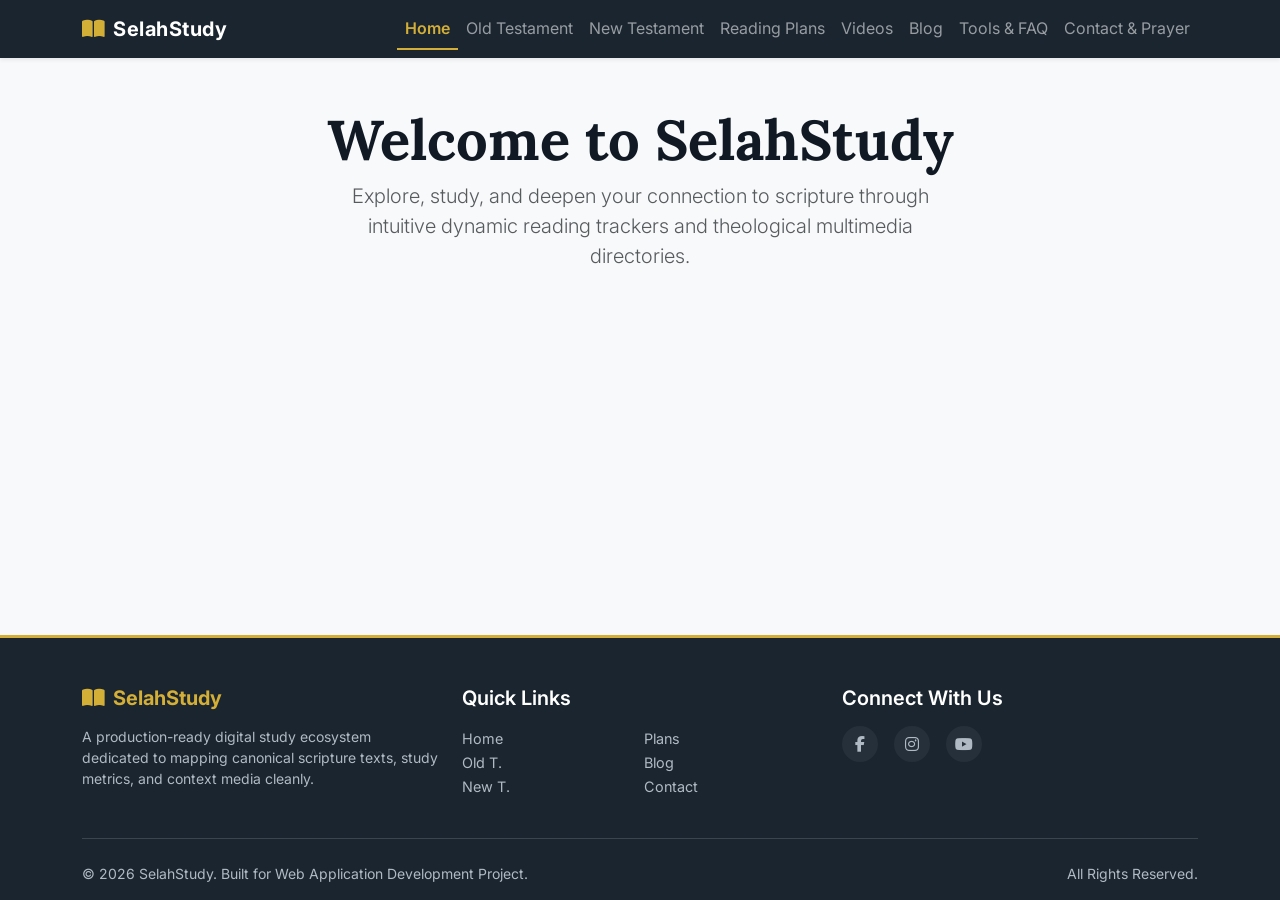
<file: pages/Index.html>
<!DOCTYPE html>
<html lang="en">
<head>
    <meta charset="UTF-8">
    <meta name="viewport" content="width=device-width, initial-scale=1.0">
    <title>SelahStudy | Scripture Study Platform</title>
    <link href="https://cdn.jsdelivr.net/npm/bootstrap@5.3.3/dist/css/bootstrap.min.css" rel="stylesheet">
    <link rel="preconnect" href="https://fonts.googleapis.com">
    <link rel="preconnect" href="https://fonts.gstatic.com" crossorigin>
    <link href="https://fonts.googleapis.com/css2?family=Inter:wght@300;400;600&family=Lora:ital,wght@0,400;0,600;1,400&display=swap" rel="stylesheet">
    <link rel="stylesheet" href="https://cdnjs.cloudflare.com/ajax/libs/font-awesome/6.4.0/css/all.min.css">
    <link rel="stylesheet" href="/css/style.css">
    <title>Document</title>
</head>
<body>
    <header>
        <nav class="navbar navbar-expand-lg navbar-dark bg-navy sticky-top shadow-sm">
            <div class="container">
                <a class="navbar-brand d-flex align-items-center" href="index.html">
                    <i class="fa-solid fa-book-open text-gold me-2"></i>
                    <span class="fw-bold tracking-wide">SelahStudy</span>
                </a>
                <button class="navbar-toggler border-0" type="button" data-bs-toggle="collapse" data-bs-target="#mainNavbar" aria-controls="mainNavbar" aria-expanded="false" aria-label="Toggle navigation">
                    <span class="navbar-toggler-icon"></span>
                </button>
                <div class="collapse navbar-collapse" id="mainNavbar">
                    <ul class="navbar-nav ms-auto mb-2 mb-lg-0">
                        <li class="nav-item"><a class="nav-link active" href="index.html">Home</a></li>
                        <li class="nav-item"><a class="nav-link" href="old-testament.html">Old Testament</a></li>
                        <li class="nav-item"><a class="nav-link" href="new-testament.html">New Testament</a></li>
                        <li class="nav-item"><a class="nav-link" href="plans.html">Reading Plans</a></li>
                        <li class="nav-item"><a class="nav-link" href="videos.html">Videos</a></li>
                        <li class="nav-item"><a class="nav-link" href="blog.html">Blog</a></li>
                        <li class="nav-item"><a class="nav-link" href="tools.html">Tools & FAQ</a></li>
                        <li class="nav-item"><a class="nav-link" href="contact.html">Contact & Prayer</a></li>
                    </ul>
                </div>
            </div>
        </nav>
    </header>
    <main class="py-5">
        <div class="container">
            <div class="row min-vh-50 align-items-center">
                <div class="col-12 text-center">
                    <h1 class="display-4 fw-bold text-dark-navy">Welcome to SelahStudy</h1>
                    <p class="lead text-muted max-w-600 mx-auto">Explore, study, and deepen your connection to scripture through intuitive dynamic reading trackers and theological multimedia directories.</p>
                </div>
            </div>
        </div>
    </main>
    

<footer class="bg-navy text-light pt-5 pb-3 mt-auto border-top border-gold">
        <div class="container">
            <div class="row g-4">
                <div class="col-md-4">
                    <h5 class="fw-bold text-gold mb-3"><i class="fa-solid fa-book-open me-2"></i>SelahStudy</h5>
                    <p class="small text-light-muted">A production-ready digital study ecosystem dedicated to mapping canonical scripture texts, study metrics, and context media cleanly.</p>
                </div>
                <div class="col-md-4">
                    <h5 class="text-white fw-semibold mb-3">Quick Links</h5>
                    <ul class="list-unstyled footer-links row g-2">
                        <div class="col-6">
                            <li><a href="index.html">Home</a></li>
                            <li><a href="old-testament.html">Old T.</a></li>
                            <li><a href="new-testament.html">New T.</a></li>
                        </div>
                        <div class="col-6">
                            <li><a href="plans.html">Plans</a></li>
                            <li><a href="blog.html">Blog</a></li>
                            <li><a href="contact.html">Contact</a></li>
                        </div>
                    </ul>
                </div>
                <div class="col-md-4">
                    <h5 class="text-white fw-semibold mb-3">Connect With Us</h5>
                    <div class="d-flex gap-3 mb-3">
                        <a href="#" class="social-icon" aria-label="Facebook"><i class="fa-brands fa-facebook-f"></i></a>
                        <a href="#" class="social-icon" aria-label="Instagram"><i class="fa-brands fa-instagram"></i></a>
                        <a href="#" class="social-icon" aria-label="YouTube"><i class="fa-brands fa-youtube"></i></a>
                    </div>
                </div>
            </div>
            <hr class="border-light opacity-15 my-4">
            <div class="row small text-light-muted text-center text-md-start">
                <div class="col-md-6">&copy; 2026 SelahStudy. Built for Web Application Development Project.</div>
                <div class="col-md-6 text-md-end pt-2 pt-md-0">All Rights Reserved.</div>
            </div>
        </div>
    </footer>
    <script src="https://cdn.jsdelivr.net/npm/bootstrap@5.3.3/dist/js/bootstrap.bundle.min.js"></script>
    <script src="/JS/main.js"></script>
  </body>
</html>
</file>
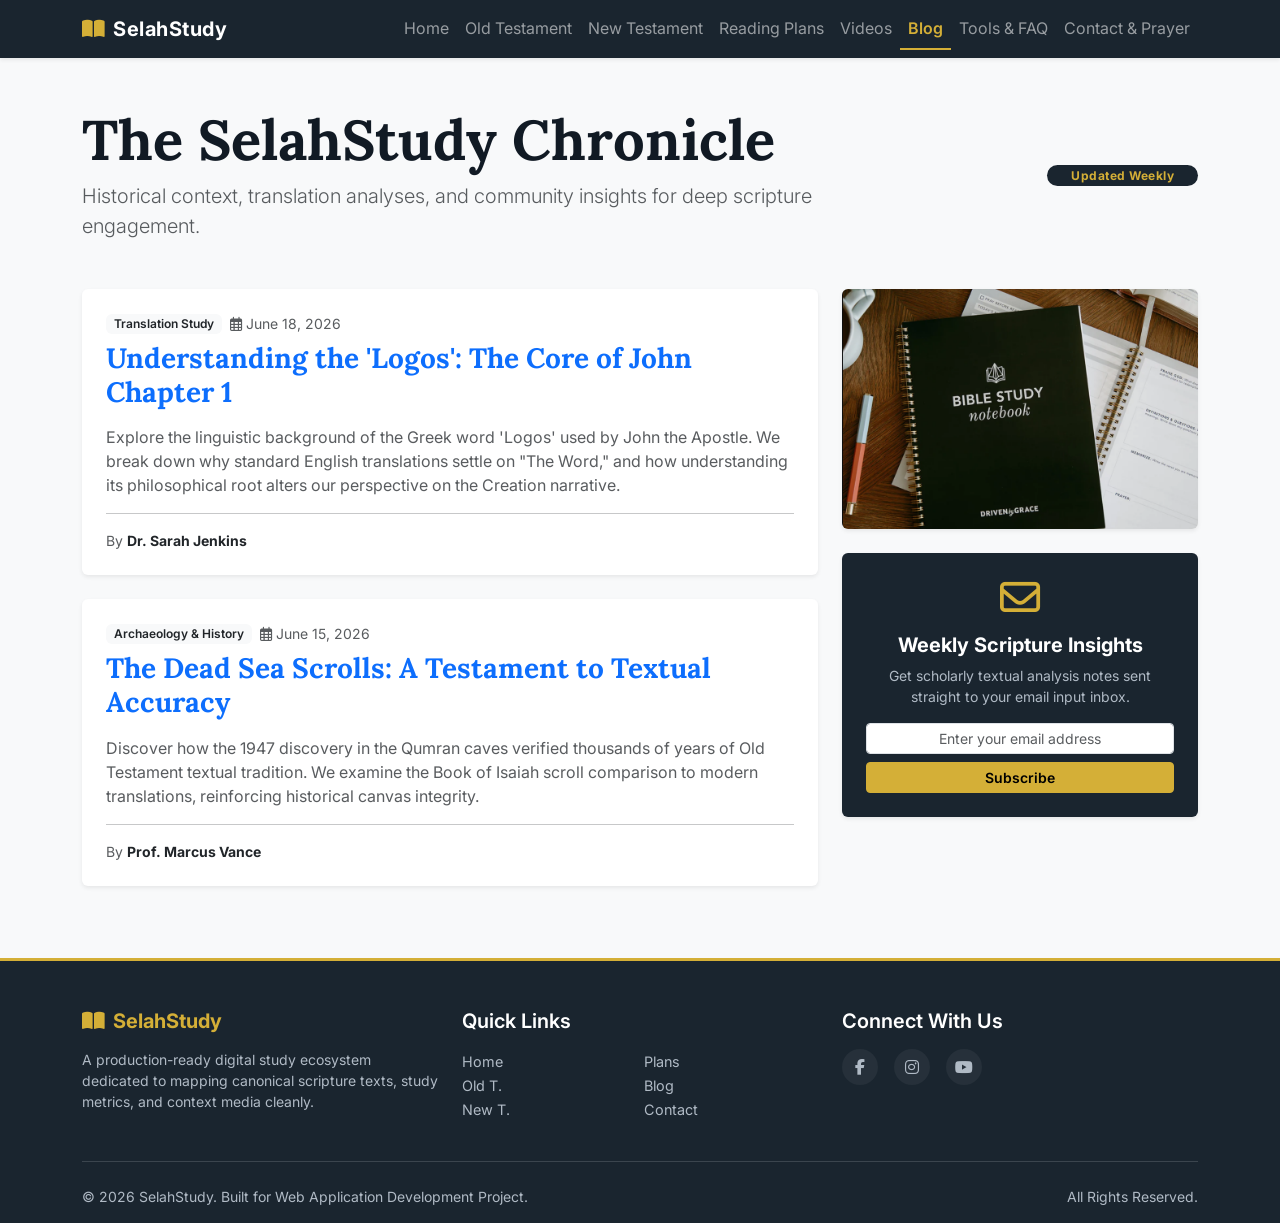
<file: pages/blog.html>
<!DOCTYPE html>
<html lang="en">
<head>
    <meta charset="UTF-8">
    <meta name="viewport" content="width=device-width, initial-scale=1.0">
    <title>SelahStudy | Scripture Study Platform</title>
    <link href="https://cdn.jsdelivr.net/npm/bootstrap@5.3.3/dist/css/bootstrap.min.css" rel="stylesheet">
    <link rel="preconnect" href="https://fonts.googleapis.com">
    <link rel="preconnect" href="https://fonts.gstatic.com" crossorigin>
    <link href="https://fonts.googleapis.com/css2?family=Inter:wght@300;400;600&family=Lora:ital,wght@0,400;0,600;1,400&display=swap" rel="stylesheet">
    <link rel="stylesheet" href="https://cdnjs.cloudflare.com/ajax/libs/font-awesome/6.4.0/css/all.min.css">
    <link rel="stylesheet" href="/css/style.css">
    <title>Document</title>
</head>
<body>
    <header>
        <nav class="navbar navbar-expand-lg navbar-dark bg-navy sticky-top shadow-sm">
            <div class="container">
                <a class="navbar-brand d-flex align-items-center" href="index.html">
                    <i class="fa-solid fa-book-open text-gold me-2"></i>
                    <span class="fw-bold tracking-wide">SelahStudy</span>
                </a>
                <button class="navbar-toggler border-0" type="button" data-bs-toggle="collapse" data-bs-target="#mainNavbar" aria-controls="mainNavbar" aria-expanded="false" aria-label="Toggle navigation">
                    <span class="navbar-toggler-icon"></span>
                </button>
                <div class="collapse navbar-collapse" id="mainNavbar">
                    <ul class="navbar-nav ms-auto mb-2 mb-lg-0">
                        <li class="nav-item"><a class="nav-link" href="/pages/home.html">Home</a></li>
                        <li class="nav-item"><a class="nav-link" href="/pages/old.html">Old Testament</a></li>
                        <li class="nav-item"><a class="nav-link" href="/pages/new.html">New Testament</a></li>
                        <li class="nav-item"><a class="nav-link" href="/pages/plans.html">Reading Plans</a></li>
                        <li class="nav-item"><a class="nav-link" href="/pages/video.html">Videos</a></li>
                        <li class="nav-item"><a class="nav-link active" href="/pages/blog.html">Blog</a></li>
                        <li class="nav-item"><a class="nav-link" href="/pages/tools.html">Tools & FAQ</a></li>
                        <li class="nav-item"><a class="nav-link" href="/pages/contact.html">Contact & Prayer</a></li>
                    </ul>
                </div>
            </div>
        </nav>
    </header>
    <main class="py-5">
        <div class="container">
            <div class="row mb-5 text-center text-md-start align-items-center g-4">
                <div class="col-md-8">
                    <h1 class="display-4 fw-bold">The SelahStudy Chronicle</h1>
                    <p class="lead text-muted mb-0">Historical context, translation analyses, and community insights for deep scripture engagement.</p>
                </div>
                <div class="col-md-4 text-md-end">
                    <span class="badge bg-navy text-gold p-2.5 px-4 rounded-pill tracking-wide font-sans-serif small">Updated Weekly</span>
                </div>
            </div>

            <div class="row g-4">
                <div class="col-lg-8">
                    <article class="card border-0 shadow-sm mb-4 overflow-hidden">
                        <div class="card-body p-4">
                            <div class="d-flex align-items-center gap-2 mb-2">
                                <span class="badge bg-light text-dark fw-semibold">Translation Study</span>
                                <small class="text-muted"><i class="fa-regular fa-calendar-days me-1"></i>June 18, 2026</small>
                            </div>
                            <h2 class="h3 fw-bold mb-3"><a href="#" class="text-decoration-none text-dark-navy hover-gold">Understanding the 'Logos': The Core of John Chapter 1</a></h2>
                            <p class="text-muted leading-relaxed">
                                Explore the linguistic background of the Greek word 'Logos' used by John the Apostle. We break down why standard English translations settle on "The Word," and how understanding its philosophical root alters our perspective on the Creation narrative.
                            </p>
                            <hr class="my-3 opacity-10">
                            <div class="d-flex justify-content-between align-items-center">
                                <span class="small text-muted">By <strong class="text-dark">Dr. Sarah Jenkins</strong></span>
                                
                            </div>
                        </div>
                    </article>

                    <article class="card border-0 shadow-sm mb-4 overflow-hidden">
                        <div class="card-body p-4">
                            <div class="d-flex align-items-center gap-2 mb-2">
                                <span class="badge bg-light text-dark fw-semibold">Archaeology & History</span>
                                <small class="text-muted"><i class="fa-regular fa-calendar-days me-1"></i>June 15, 2026</small>
                            </div>
                            <h2 class="h3 fw-bold mb-3"><a href="#" class="text-decoration-none text-dark-navy hover-gold">The Dead Sea Scrolls: A Testament to Textual Accuracy</a></h2>
                            <p class="text-muted leading-relaxed">
                                Discover how the 1947 discovery in the Qumran caves verified thousands of years of Old Testament textual tradition. We examine the Book of Isaiah scroll comparison to modern translations, reinforcing historical canvas integrity.
                            </p>
                            <hr class="my-3 opacity-10">
                            <div class="d-flex justify-content-between align-items-center">
                                <span class="small text-muted">By <strong class="text-dark">Prof. Marcus Vance</strong></span>
                                
                            </div>
                        </div>
                    </article>
                </div>

                <aside class="col-lg-4">
                    
                    <div class="card border-0 shadow-sm overflow-hidden mb-4">
                            <img src="/images/notebook.png" 
                                 class="img-fluid d-block mx-auto" 
                                 alt="Open Scripture volume illuminated by light ray streams"
                                 loading="eager"
                                 style="max-height: 240px; width: 100%; object-fit: cover; object-position: center;">
                    </div>
                    
                    <div class="card border-0 shadow-sm p-4 text-center bg-navy text-white">
                        <i class="fa-regular fa-envelope text-gold mb-3 fs-1"></i>
                        <h4 class="h5 fw-bold mb-2">Weekly Scripture Insights</h4>
                        <p class="small text-light-muted mb-3">Get scholarly textual analysis notes sent straight to your email input inbox.</p>
                        
                        <form id="newsletterForm" class="w-100" novalidate>
                            <input type="email" id="newsletterEmail" class="form-control form-control-sm mb-2 text-center" placeholder="Enter your email address" required>
                            <button type="submit" class="btn btn-warning btn-sm w-100 fw-semibold text-dark-navy" style="background-color: var(--gold); border-color: var(--gold);">Subscribe</button>
                        </form>
                    </div>
                    
                </aside>
            </div>
        </div>
    </main>
    <!-- Newsletter Success Modal -->
    <div class="modal fade" id="submissionSuccessModal" tabindex="-1" aria-hidden="true">
        <div class="modal-dialog modal-dialog-centered">
            <div class="modal-content">

                <div class="modal-header bg-navy text-gold">
                    <h5 class="modal-title">
                        <i class="fa-solid fa-circle-check me-2"></i>
                        Subscription Successful
                    </h5>

                    <button type="button"
                            class="btn-close btn-close-white"
                            data-bs-dismiss="modal">
                    </button>
                </div>

                <div class="modal-body text-center">

                    <i class="fa-solid fa-envelope-circle-check text-success fs-1 mb-3"></i>

                    <h4>Hello <span id="modalTargetName" class="text-gold"></span>!</h4>

                    <p>
                        You have successfully subscribed to the
                        <strong id="modalTargetType"></strong>.
                    </p>

                </div>

                <div class="modal-footer bg-light border-0">
                    <button type="button" class="btn btn-secondary w-100 fw-semibold"
                            data-bs-dismiss="modal">
                        Close
                    </button>
                </div>

            </div>
        </div>
    </div>
    

<footer class="bg-navy text-light pt-5 pb-3 mt-auto border-top border-gold">
        <div class="container">
            <div class="row g-4">
                <div class="col-md-4">
                    <h5 class="fw-bold text-gold mb-3"><i class="fa-solid fa-book-open me-2"></i>SelahStudy</h5>
                    <p class="small text-light-muted">A production-ready digital study ecosystem dedicated to mapping canonical scripture texts, study metrics, and context media cleanly.</p>
                </div>
                <div class="col-md-4">
                    <h5 class="text-white fw-semibold mb-3">Quick Links</h5>
                    <ul class="list-unstyled footer-links row g-2">
                        <div class="col-6">
                            <li><a href="/pages/home.html">Home</a></li>
                            <li><a href="/pages/old.html">Old T.</a></li>
                            <li><a href="/pages/new.html">New T.</a></li>
                        </div>
                        <div class="col-6">
                            <li><a href="/pages/plans.html">Plans</a></li>
                            <li><a href="/pages/blog.html">Blog</a></li>
                            <li><a href="/pages/contact.html">Contact</a></li>
                        </div>
                    </ul>
                </div>
                <div class="col-md-4">
                    <h5 class="text-white fw-semibold mb-3">Connect With Us</h5>
                    <div class="d-flex gap-3 mb-3">
                        <a href="#" class="social-icon" aria-label="Facebook"><i class="fa-brands fa-facebook-f"></i></a>
                        <a href="#" class="social-icon" aria-label="Instagram"><i class="fa-brands fa-instagram"></i></a>
                        <a href="#" class="social-icon" aria-label="YouTube"><i class="fa-brands fa-youtube"></i></a>
                    </div>
                </div>
            </div>
            <hr class="border-light opacity-15 my-4">
            <div class="row small text-light-muted text-center text-md-start">
                <div class="col-md-6">&copy; 2026 SelahStudy. Built for Web Application Development Project.</div>
                <div class="col-md-6 text-md-end pt-2 pt-md-0">All Rights Reserved.</div>
            </div>
        </div>
    </footer>
    
    <script src="https://cdn.jsdelivr.net/npm/bootstrap@5.3.3/dist/js/bootstrap.bundle.min.js"></script>
    <script src="/JS/main.js"></script>
  </body>
</html>
</file>
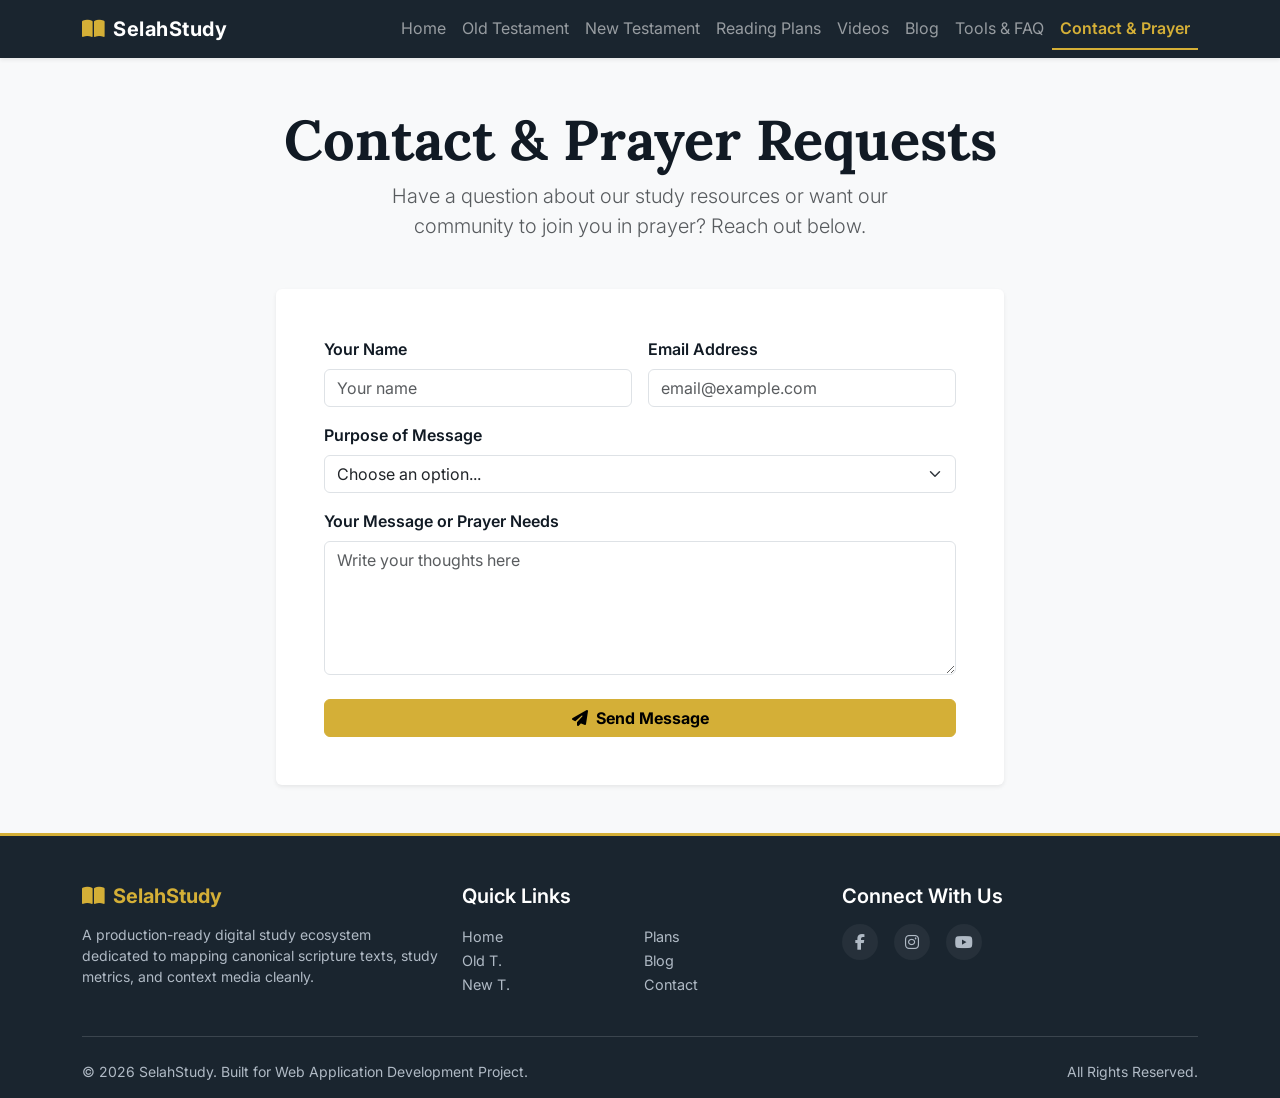
<file: pages/contact.html>
<!DOCTYPE html>
<html lang="en">
<head>
    <meta charset="UTF-8">
    <meta name="viewport" content="width=device-width, initial-scale=1.0">
    <title>SelahStudy | Scripture Study Platform</title>
    <link href="https://cdn.jsdelivr.net/npm/bootstrap@5.3.3/dist/css/bootstrap.min.css" rel="stylesheet">
    <link rel="preconnect" href="https://fonts.googleapis.com">
    <link rel="preconnect" href="https://fonts.gstatic.com" crossorigin>
    <link href="https://fonts.googleapis.com/css2?family=Inter:wght@300;400;600&family=Lora:ital,wght@0,400;0,600;1,400&display=swap" rel="stylesheet">
    <link rel="stylesheet" href="https://cdnjs.cloudflare.com/ajax/libs/font-awesome/6.4.0/css/all.min.css">
    <link rel="stylesheet" href="/css/style.css">
    <title>Document</title>
</head>
<body>
    <header>
        <nav class="navbar navbar-expand-lg navbar-dark bg-navy sticky-top shadow-sm">
            <div class="container">
                <a class="navbar-brand d-flex align-items-center" href="index.html">
                    <i class="fa-solid fa-book-open text-gold me-2"></i>
                    <span class="fw-bold tracking-wide">SelahStudy</span>
                </a>
                <button class="navbar-toggler border-0" type="button" data-bs-toggle="collapse" data-bs-target="#mainNavbar" aria-controls="mainNavbar" aria-expanded="false" aria-label="Toggle navigation">
                    <span class="navbar-toggler-icon"></span>
                </button>
                <div class="collapse navbar-collapse" id="mainNavbar">
                    <ul class="navbar-nav ms-auto mb-2 mb-lg-0">
                        <li class="nav-item"><a class="nav-link" href="/pages/home.html">Home</a></li>
                        <li class="nav-item"><a class="nav-link" href="/pages/old.html">Old Testament</a></li>
                        <li class="nav-item"><a class="nav-link" href="/pages/new.html">New Testament</a></li>
                        <li class="nav-item"><a class="nav-link" href="/pages/plans.html">Reading Plans</a></li>
                        <li class="nav-item"><a class="nav-link" href="/pages/video.html">Videos</a></li>
                        <li class="nav-item"><a class="nav-link" href="/pages/blog.html">Blog</a></li>
                        <li class="nav-item"><a class="nav-link" href="/pages/tools.html">Tools & FAQ</a></li>
                        <li class="nav-item"><a class="nav-link active" href="/pages/contact.html">Contact & Prayer</a></li>
                    </ul>
                </div>
            </div>
        </nav>
    </header>
    <main class="py-5">
        <div class="container">
            <div class="text-center mb-5">
                <h1 class="display-4 fw-bold text-dark-navy">Contact & Prayer Requests</h1>
                <p class="lead text-muted max-w-600 mx-auto">Have a question about our study resources or want our community to join you in prayer? Reach out below.</p>
            </div>

            <div class="row g-5 justify-content-center">
                <div class="col-lg-8">
                    <form id="contactForm" class="bg-white p-4 p-md-5 rounded shadow-sm" novalidate>
                        <div class="row g-3">
                            <div class="col-md-6">
                                <label for="userName" class="form-label fw-semibold">Your Name</label>
                                <input type="text" class="form-control" id="userName" placeholder="Your name" required>
                                <div class="invalid-feedback">Please enter your name.</div>
                            </div>
                            <div class="col-md-6">
                                <label for="userEmail" class="form-label fw-semibold">Email Address</label>
                                <input type="email" class="form-control" id="userEmail" placeholder="email@example.com" required>
                                <div class="invalid-feedback">Please provide a valid email address.</div>
                            </div>
                            <div class="col-12">
                                <label for="messageType" class="form-label fw-semibold">Purpose of Message</label>
                                <select class="form-select" id="messageType" required>
                                    <option value="" selected disabled>Choose an option...</option>
                                    <option value="General Inquiry">General Inquiry / Feedback</option>
                                    <option value="Prayer Request">Submit a Community Prayer Request</option>
                                    <option value="Technical Support">Technical Support with Study Tools</option>
                                </select>
                                <div class="invalid-feedback">Please select the purpose of your message.</div>
                            </div>
                            <div class="col-12">
                                <label for="userMessage" class="form-label fw-semibold">Your Message or Prayer Needs</label>
                                <textarea class="form-control" id="userMessage" rows="5" placeholder="Write your thoughts here" required></textarea>
                                <div class="invalid-feedback">Please type a message before submitting.</div>
                            </div>
                            <div class="col-12 mt-4">
                                <button type="submit" class="btn btn-warning w-100 fw-bold text-dark-navy py-2.5" style="background-color: var(--gold); border-color: var(--gold);">
                                    <i class="fa-solid fa-paper-plane me-2"></i>Send Message
                                </button>
                            </div>
                        </div>
                    </form>
                </div>
            </div>
        </div>
    </main>

   <div class="modal fade" id="submissionSuccessModal" tabindex="-1" aria-labelledby="modalTitle" aria-hidden="true">
        <div class="modal-dialog modal-dialog-centered">
            <div class="modal-content border-0 shadow-lg">
                <div class="modal-header bg-navy text-white py-3">
                    <h5 class="modal-title fw-bold text-gold" id="modalTitle"><i class="fa-solid fa-circle-check me-2"></i>Message Received</h5>
                    <button type="button" class="btn-close btn-close-white" data-bs-dismiss="modal" aria-label="Close"></button>
                </div>
                <div class="modal-body p-4 text-center">
                    <div class="text-success display-4 mb-3"><i class="fa-solid fa-envelope-circle-check"></i></div>
                    <h4 class="fw-bold text-dark-navy">Thank you, <span id="modalTargetName" class="text-gold"></span>!</h4>
                    <p class="text-muted mb-0 mt-2">
                        Your submission regarding <strong id="modalTargetType"></strong> has been securely transmitted. Our team and community coordinates will review your entry shortly.
                    </p>
                </div>
                <div class="modal-footer bg-light border-0">
                    <button type="button" class="btn btn-secondary w-100 fw-semibold" data-bs-dismiss="modal">Return to Study Hub</button>
                </div>
            </div>
        </div>
    </div>
    

<footer class="bg-navy text-light pt-5 pb-3 mt-auto border-top border-gold">
        <div class="container">
            <div class="row g-4">
                <div class="col-md-4">
                    <h5 class="fw-bold text-gold mb-3"><i class="fa-solid fa-book-open me-2"></i>SelahStudy</h5>
                    <p class="small text-light-muted">A production-ready digital study ecosystem dedicated to mapping canonical scripture texts, study metrics, and context media cleanly.</p>
                </div>
                <div class="col-md-4">
                    <h5 class="text-white fw-semibold mb-3">Quick Links</h5>
                    <ul class="list-unstyled footer-links row g-2">
                        <div class="col-6">
                            <li><a href="/pages/home.html">Home</a></li>
                            <li><a href="/pages/old.html">Old T.</a></li>
                            <li><a href="/pages/new.html">New T.</a></li>
                        </div>
                        <div class="col-6">
                            <li><a href="/pages/plans.html">Plans</a></li>
                            <li><a href="/pages/blog.html">Blog</a></li>
                            <li><a href="/pages/contact.html">Contact</a></li>
                        </div>
                    </ul>
                </div>
                <div class="col-md-4">
                    <h5 class="text-white fw-semibold mb-3">Connect With Us</h5>
                    <div class="d-flex gap-3 mb-3">
                        <a href="#" class="social-icon" aria-label="Facebook"><i class="fa-brands fa-facebook-f"></i></a>
                        <a href="#" class="social-icon" aria-label="Instagram"><i class="fa-brands fa-instagram"></i></a>
                        <a href="#" class="social-icon" aria-label="YouTube"><i class="fa-brands fa-youtube"></i></a>
                    </div>
                </div>
            </div>
            <hr class="border-light opacity-15 my-4">
            <div class="row small text-light-muted text-center text-md-start">
                <div class="col-md-6">&copy; 2026 SelahStudy. Built for Web Application Development Project.</div>
                <div class="col-md-6 text-md-end pt-2 pt-md-0">All Rights Reserved.</div>
            </div>
        </div>
    </footer>
    <script src="https://cdn.jsdelivr.net/npm/bootstrap@5.3.3/dist/js/bootstrap.bundle.min.js"></script>
    <script src="/JS/main.js"></script>
  </body>
</html>
</file>
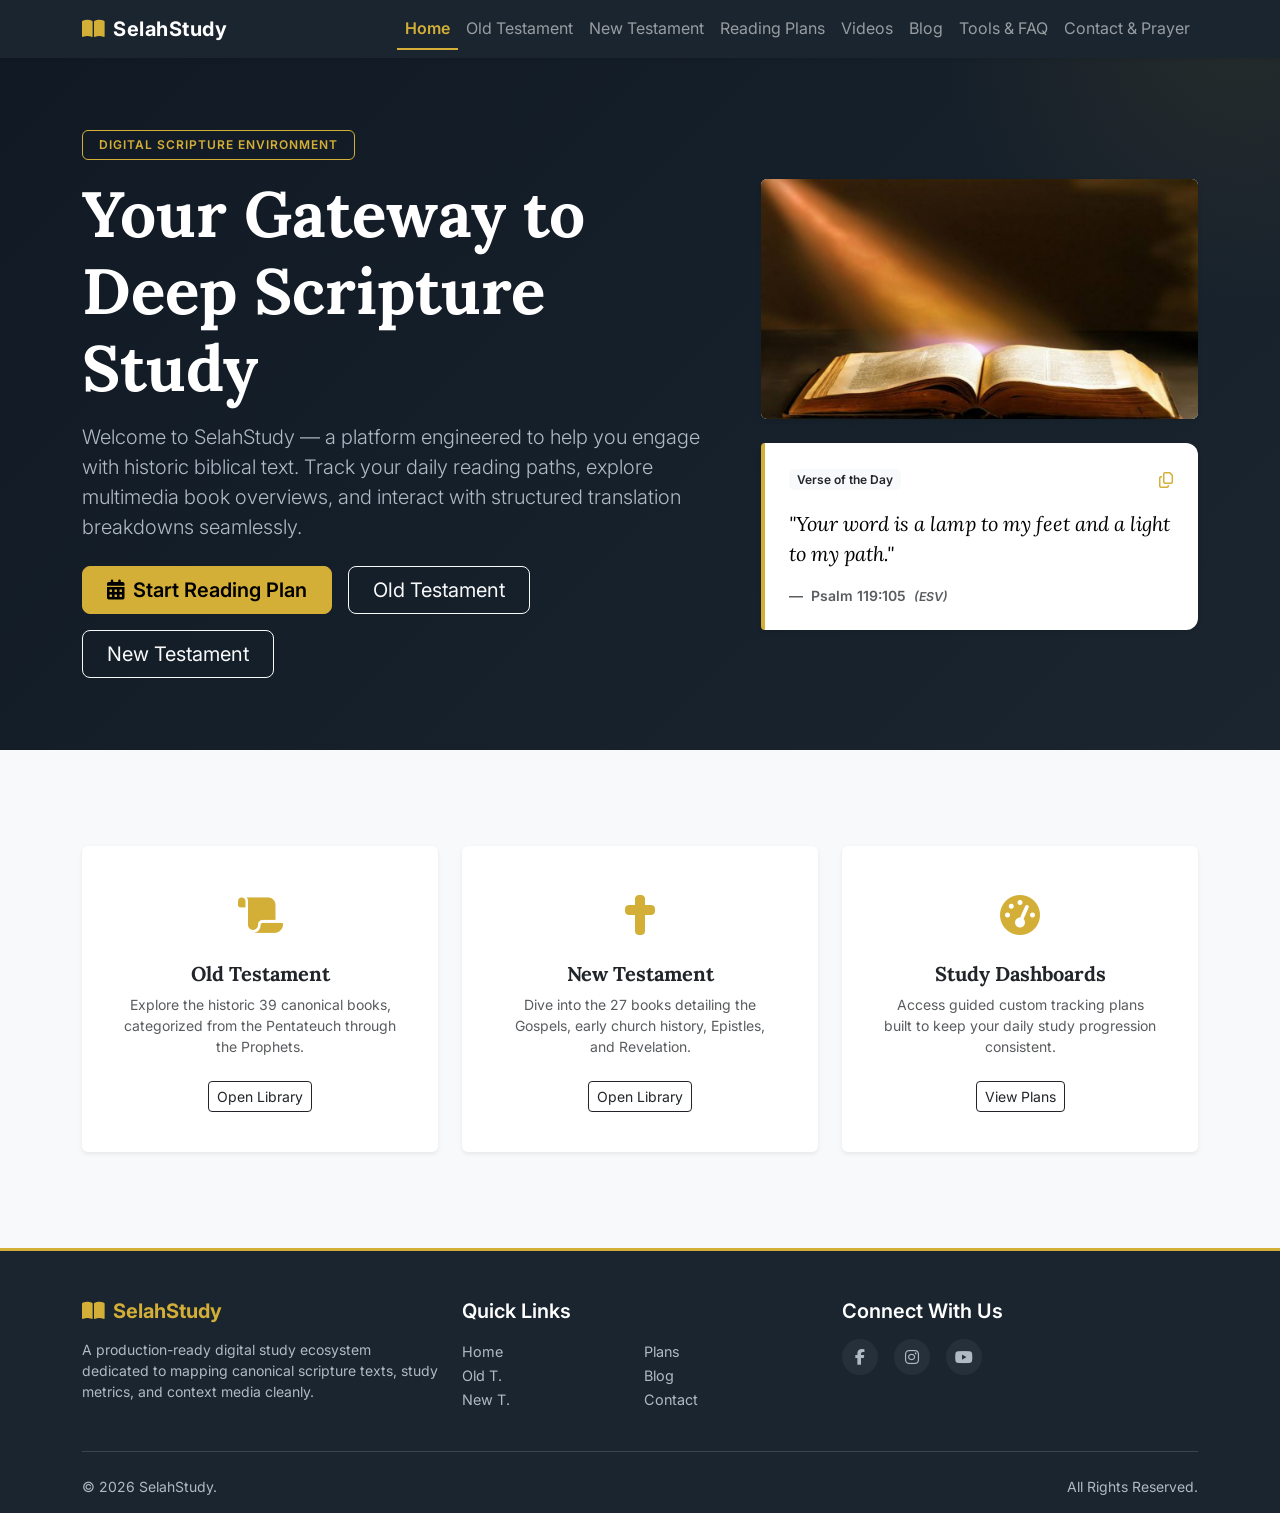
<file: pages/home.html>
<!DOCTYPE html>
<html lang="en">
<head>
    <meta charset="UTF-8">
    <meta name="viewport" content="width=device-width, initial-scale=1.0">
    <title>SelahStudy | Scripture Study Platform</title>
    <link href="https://cdn.jsdelivr.net/npm/bootstrap@5.3.3/dist/css/bootstrap.min.css" rel="stylesheet">
    <link rel="preconnect" href="https://fonts.googleapis.com">
    <link rel="preconnect" href="https://fonts.gstatic.com" crossorigin>
    <link href="https://fonts.googleapis.com/css2?family=Inter:wght@300;400;600&family=Lora:ital,wght@0,400;0,600;1,400&display=swap" rel="stylesheet">
    <link rel="stylesheet" href="https://cdnjs.cloudflare.com/ajax/libs/font-awesome/6.4.0/css/all.min.css">
    <link rel="stylesheet" href="/css/style.css">
    <title>Document</title>
</head>
<body>
    <header>
        <nav class="navbar navbar-expand-lg navbar-dark bg-navy sticky-top shadow-sm">
            <div class="container">
                <a class="navbar-brand d-flex align-items-center" href="/pages/home.html">
                    <i class="fa-solid fa-book-open text-gold me-2"></i>
                    <span class="fw-bold tracking-wide">SelahStudy</span>
                </a>
                <button class="navbar-toggler border-0" type="button" data-bs-toggle="collapse" data-bs-target="#mainNavbar" aria-controls="mainNavbar" aria-expanded="false" aria-label="Toggle navigation">
                    <span class="navbar-toggler-icon"></span>
                </button>
                <div class="collapse navbar-collapse" id="mainNavbar">
                    <ul class="navbar-nav ms-auto mb-2 mb-lg-0">
                        <li class="nav-item"><a class="nav-link active" href="/pages/home.html">Home</a></li>
                        <li class="nav-item"><a class="nav-link" href="/pages/old.html">Old Testament</a></li>
                        <li class="nav-item"><a class="nav-link" href="/pages/new.html">New Testament</a></li>
                        <li class="nav-item"><a class="nav-link" href="/pages/plans.html">Reading Plans</a></li>
                        <li class="nav-item"><a class="nav-link" href="/pages/video.html">Videos</a></li>
                        <li class="nav-item"><a class="nav-link" href="/pages/blog.html">Blog</a></li>
                        <li class="nav-item"><a class="nav-link" href="/pages/tools.html">Tools & FAQ</a></li>
                        <li class="nav-item"><a class="nav-link" href="/pages/contact.html">Contact & Prayer</a></li>
                    </ul>
                </div>
            </div>
        </nav>
    </header>
    <main>
        <section class="hero-banner text-light py-5 mb-5">
            <div class="container py-4">
                <div class="row align-items-center g-5">
                    <div class="col-lg-7 text-center text-lg-start">
                        <span class="badge badge-gold-outline mb-3 px-3 py-2">Digital Scripture Environment</span>
                        <h1 class="display-3 fw-bold text-white mb-3">Your Gateway to Deep Scripture Study</h1>
                        <p class="lead text-light-muted mb-4 fs-5">
                            Welcome to SelahStudy — a platform engineered to help you engage with historic biblical text. Track your daily reading paths, explore multimedia book overviews, and interact with structured translation breakdowns seamlessly.
                        </p>
                        <div class="d-flex flex-wrap justify-content-center justify-content-lg-start gap-3">
                            <a href="/pages/plans.html" class="btn btn-warning btn-lg px-4 fw-semibold text-dark-navy" style="background-color: var(--gold); border-color: var(--gold);">
                                <i class="fa-solid fa-calendar-days me-2"></i>Start Reading Plan
                            </a>
                            <a href="/pages/old.html" class="btn btn-outline-light btn-lg px-4">
                                Old Testament
                            </a>
                            <a href="/pages/new.html" class="btn btn-outline-light btn-lg px-4">
                                New Testament
                            </a>
                        </div>
                    </div>
                    <div class="col-lg-5">
                        <div class="card border-0 shadow-sm overflow-hidden mb-4">
                            <img src="/images/bible.png" 
                                 class="img-fluid d-block mx-auto" 
                                 alt="Open Scripture volume illuminated by light ray streams"
                                 loading="eager"
                                 style="max-height: 240px; width: 100%; object-fit: cover; object-position: center;">
                        </div>
                        <div class="verse-card p-4 shadow-sm">
                            <div class="d-flex justify-content-between align-items-center mb-3">
                                <span class="badge bg-light text-dark fw-semibold small px-2.5 py-1.5">Verse of the Day</span>
                                <button class="btn btn-link text-gold p-0" id="shareVerseBtn" aria-label="Copy verse reference">
                                    <i class="fa-regular fa-copy"></i>
                                </button>
                            </div>
                            <figure class="mb-0">
                                <blockquote class="blockquote">
                                    <p class="font-serif-italic text-black fs-5 leading-relaxed">
                                        "Your word is a lamp to my feet and a light to my path."
                                    </p>
                                </blockquote>
                                <figcaption class="blockquote-footer text-muted mb-0 mt-2 fw-semibold">
                                    Psalm 119:105 <cite title="Source Title" class="text-uppercase font-sans-serif small ms-1">(ESV)</cite>
                                </figcaption>
                            </figure>
                        </div>
                    </div>
                </div>
            </div>
        </section>
        <section class="container py-5">
            <div class="row g-4 text-center">
                <div class="col-md-4">
                    <div class="card h-100 border-0 shadow-sm p-4">
                        <div class="card-body">
                            <div class="text-gold mb-3 fs-1"><i class="fa-solid fa-scroll"></i></div>
                            <h3 class="h5 fw-bold card-title">Old Testament</h3>
                            <p class="card-text text-muted small">Explore the historic 39 canonical books, categorized from the Pentateuch through the Prophets.</p>
                            <a href="/pages/old.html" class="btn btn-sm btn-outline-dark mt-2">Open Library</a>
                        </div>
                    </div>
                </div>
                <div class="col-md-4">
                    <div class="card h-100 border-0 shadow-sm p-4">
                        <div class="card-body">
                            <div class="text-gold mb-3 fs-1"><i class="fa-solid fa-cross"></i></div>
                            <h3 class="h5 fw-bold card-title">New Testament</h3>
                            <p class="card-text text-muted small">Dive into the 27 books detailing the Gospels, early church history, Epistles, and Revelation.</p>
                            <a href="/pages/new.html" class="btn btn-sm btn-outline-dark mt-2">Open Library</a>
                        </div>
                    </div>
                </div>
                <div class="col-md-4">
                    <div class="card h-100 border-0 shadow-sm p-4">
                        <div class="card-body">
                            <div class="text-gold mb-3 fs-1"><i class="fa-solid fa-gauge-high"></i></div>
                            <h3 class="h5 fw-bold card-title">Study Dashboards</h3>
                            <p class="card-text text-muted small">Access guided custom tracking plans built to keep your daily study progression consistent.</p>
                            <a href="/pages/plans.html" class="btn btn-sm btn-outline-dark mt-2">View Plans</a>
                        </div>
                    </div>
                </div>
            </div>
        </section>

        <section class="container py-4">
            </section>
    </main>
    

<footer class="bg-navy text-light pt-5 pb-3 mt-auto border-top border-gold">
        <div class="container">
            <div class="row g-4">
                <div class="col-md-4">
                    <h5 class="fw-bold text-gold mb-3"><i class="fa-solid fa-book-open me-2"></i>SelahStudy</h5>
                    <p class="small text-light-muted">A production-ready digital study ecosystem dedicated to mapping canonical scripture texts, study metrics, and context media cleanly.</p>
                </div>
                <div class="col-md-4">
                    <h5 class="text-white fw-semibold mb-3">Quick Links</h5>
                    <ul class="list-unstyled footer-links row g-2">
                        <div class="col-6">
                            <li><a href="/pages/home.html">Home</a></li>
                            <li><a href="/pages/old.html">Old T.</a></li>
                            <li><a href="/pages/new.html">New T.</a></li>
                        </div>
                        <div class="col-6">
                            <li><a href="/pages/plans.html">Plans</a></li>
                            <li><a href="/pages/blog.html">Blog</a></li>
                            <li><a href="/pages/contact.html">Contact</a></li>
                        </div>
                    </ul>
                </div>
                <div class="col-md-4">
                    <h5 class="text-white fw-semibold mb-3">Connect With Us</h5>
                    <div class="d-flex gap-3 mb-3">
                        <a href="#" class="social-icon" aria-label="Facebook"><i class="fa-brands fa-facebook-f"></i></a>
                        <a href="#" class="social-icon" aria-label="Instagram"><i class="fa-brands fa-instagram"></i></a>
                        <a href="#" class="social-icon" aria-label="YouTube"><i class="fa-brands fa-youtube"></i></a>
                    </div>
                </div>
            </div>
            <hr class="border-light opacity-15 my-4">
            <div class="row small text-light-muted text-center text-md-start">
                <div class="col-md-6">&copy; 2026 SelahStudy.</div>
                <div class="col-md-6 text-md-end pt-2 pt-md-0">All Rights Reserved.</div>
            </div>
        </div>
    </footer>
    <script src="https://cdn.jsdelivr.net/npm/bootstrap@5.3.3/dist/js/bootstrap.bundle.min.js"></script>
    <script src="/JS/main.js"></script>
  </body>
</html>
</file>
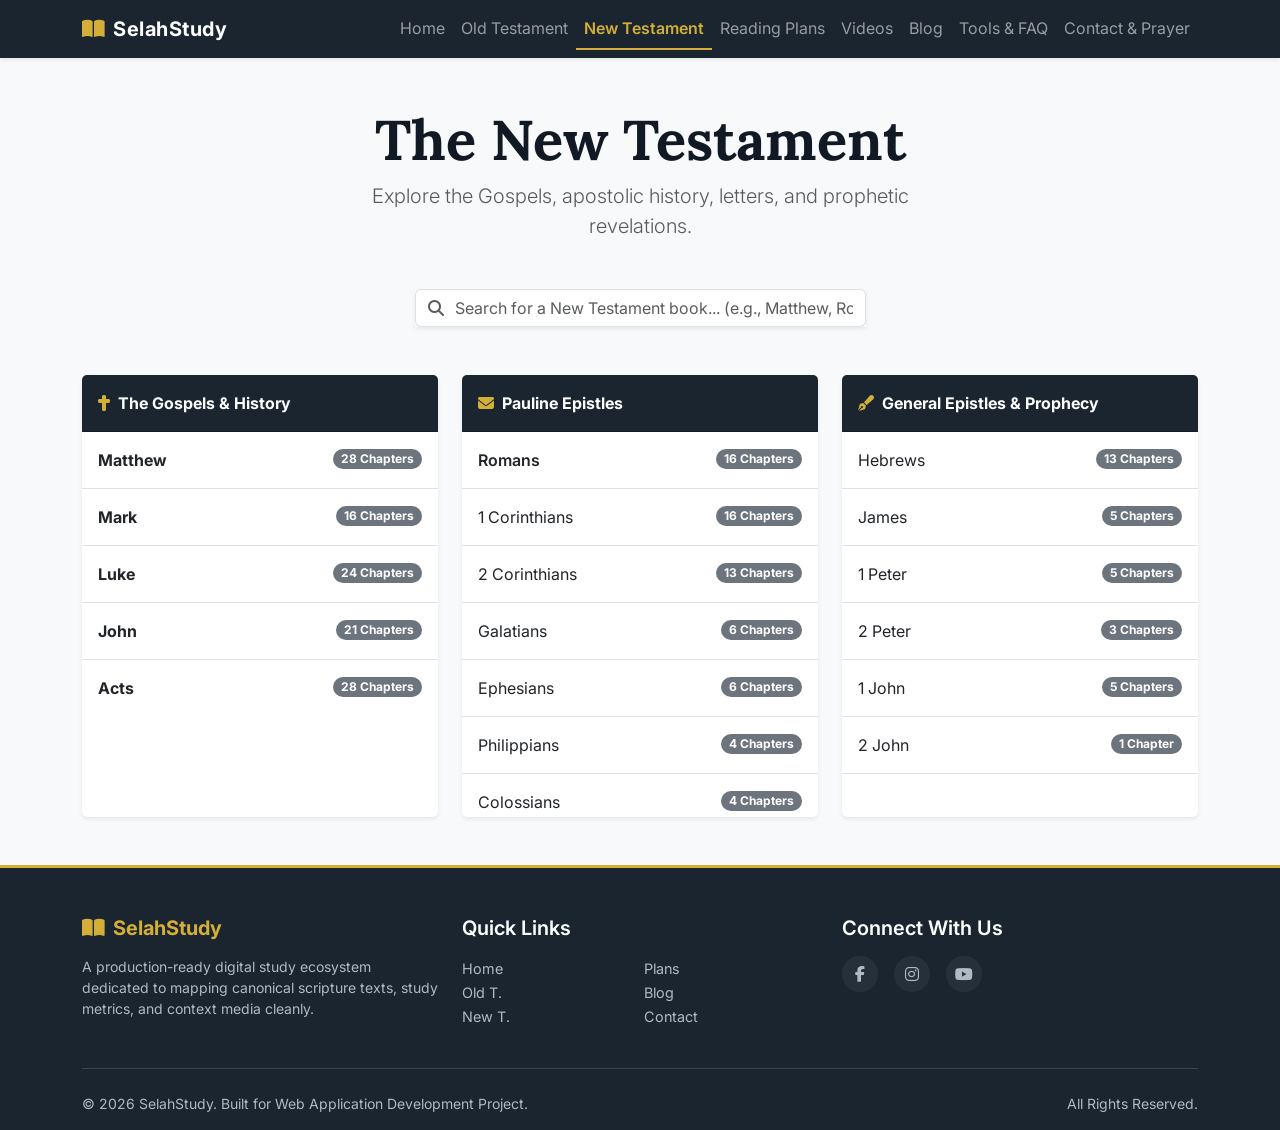
<file: pages/new.html>
<!DOCTYPE html>
<html lang="en">
<head>
    <meta charset="UTF-8">
    <meta name="viewport" content="width=device-width, initial-scale=1.0">
    <title>SelahStudy | Scripture Study Platform</title>
    <link href="https://cdn.jsdelivr.net/npm/bootstrap@5.3.3/dist/css/bootstrap.min.css" rel="stylesheet">
    <link rel="preconnect" href="https://fonts.googleapis.com">
    <link rel="preconnect" href="https://fonts.gstatic.com" crossorigin>
    <link href="https://fonts.googleapis.com/css2?family=Inter:wght@300;400;600&family=Lora:ital,wght@0,400;0,600;1,400&display=swap" rel="stylesheet">
    <link rel="stylesheet" href="https://cdnjs.cloudflare.com/ajax/libs/font-awesome/6.4.0/css/all.min.css">
    <link rel="stylesheet" href="/css/style.css">
</head>
<body>

    <header>
        <nav class="navbar navbar-expand-lg navbar-dark bg-navy sticky-top shadow-sm">
            <div class="container">
                <a class="navbar-brand d-flex align-items-center" href="index.html">
                    <i class="fa-solid fa-book-open text-gold me-2"></i>
                    <span class="fw-bold tracking-wide">SelahStudy</span>
                </a>
                <button class="navbar-toggler border-0" type="button" data-bs-toggle="collapse" data-bs-target="#mainNavbar" aria-controls="mainNavbar" aria-expanded="false" aria-label="Toggle navigation">
                    <span class="navbar-toggler-icon"></span>
                </button>
                <div class="collapse navbar-collapse" id="mainNavbar">
                    <ul class="navbar-nav ms-auto mb-2 mb-lg-0">
                        <li class="nav-item"><a class="nav-link" href="/pages/home.html">Home</a></li>
                        <li class="nav-item"><a class="nav-link" href="/pages/old.html">Old Testament</a></li>
                        <li class="nav-item"><a class="nav-link active" href="/pages/new.html">New Testament</a></li>
                        <li class="nav-item"><a class="nav-link" href="/pages/plans.html">Reading Plans</a></li>
                        <li class="nav-item"><a class="nav-link" href="/pages/video.html">Videos</a></li>
                        <li class="nav-item"><a class="nav-link" href="/pages/blog.html">Blog</a></li>
                        <li class="nav-item"><a class="nav-link" href="/pages/tools.html">Tools & FAQ</a></li>
                        <li class="nav-item"><a class="nav-link" href="/pages/contact.html">Contact & Prayer</a></li>
                    </ul>
                </div>
            </div>
        </nav>
    </header>

    <!-- CORE SITE CONTENT WINDOW -->
    <main class="py-5">
        <div class="container">
            <!-- Header section -->
            <div class="text-center mb-5">
                <h1 class="display-4 fw-bold text-dark-navy">The New Testament</h1>
                <p class="lead text-muted max-w-600 mx-auto">Explore the Gospels, apostolic history, letters, and prophetic revelations.</p>
            </div>

            <!-- Live Search Input Component -->
            <div class="row justify-content-center mb-5">
                <div class="col-md-6 col-lg-5">
                    <div class="input-group shadow-sm">
                        <span class="input-group-text bg-white border-end-0 text-muted">
                            <i class="fa-solid fa-magnifying-glass"></i>
                        </span>
                        <input type="text" id="bookSearchInput" class="form-control border-start-0 ps-0" placeholder="Search for a New Testament book... (e.g., Matthew, Romans)" aria-label="Search New Testament books">
                    </div>
                </div>
            </div>
            
            <!-- New Testament Canonical Grid -->
            <div class="row g-4">
                
                <div class="col-md-6 col-lg-4">
                    <div class="card shadow-sm border-0 h-100">
                        <div class="card-header bg-navy text-white fw-bold py-3">
                            <i class="fa-solid fa-cross text-gold me-2"></i>The Gospels & History
                        </div>
                        <ul class="list-group list-group-flush">
                            <li class="list-group-item book-item p-0">
                                <button class="btn w-100 text-start d-flex justify-content-between align-items-center py-3 px-3 shadow-none border-0" type="button" data-bs-toggle="collapse" data-bs-target="#collapseMatthew" aria-expanded="false" aria-controls="collapseMatthew">
                                    <strong class="text-dark-navy">Matthew</strong>
                                    <span class="badge bg-secondary rounded-pill">28 Chapters</span>
                                </button>
                                <div class="collapse" id="collapseMatthew">
                                    <div class="px-3 pb-3 pt-1 text-muted small bg-light-footprint">
                                        The account of Jesus as the promised Messianic King, written primarily to Jewish audiences.
                                    </div>
                                </div>
                            </li>
                            <li class="list-group-item book-item p-0">
                                <button class="btn w-100 text-start d-flex justify-content-between align-items-center py-3 px-3 shadow-none border-0" type="button" data-bs-toggle="collapse" data-bs-target="#collapseMark" aria-expanded="false" aria-controls="collapseMark">
                                    <strong class="text-dark-navy">Mark</strong>
                                    <span class="badge bg-secondary rounded-pill">16 Chapters</span>
                                </button>
                                <div class="collapse" id="collapseMark">
                                    <div class="px-3 pb-3 pt-1 text-muted small bg-light-footprint">
                                        A fast-paced narrative detailing Jesus as the active, suffering Servant of God.
                                    </div>
                                </div>
                            </li>
                            <li class="list-group-item book-item p-0">
                                <button class="btn w-100 text-start d-flex justify-content-between align-items-center py-3 px-3 shadow-none border-0" type="button" data-bs-toggle="collapse" data-bs-target="#collapseLuke" aria-expanded="false" aria-controls="collapseLuke">
                                    <strong class="text-dark-navy">Luke</strong>
                                    <span class="badge bg-secondary rounded-pill">24 Chapters</span>
                                </button>
                                <div class="collapse" id="collapseLuke">
                                    <div class="px-3 pb-3 pt-1 text-muted small bg-light-footprint">
                                        An orderly, detailed historical investigation emphasizing Jesus as the Savior of all humanity.
                                    </div>
                                </div>
                            </li>
                            <li class="list-group-item book-item p-0">
                                <button class="btn w-100 text-start d-flex justify-content-between align-items-center py-3 px-3 shadow-none border-0" type="button" data-bs-toggle="collapse" data-bs-target="#collapseJohn" aria-expanded="false" aria-controls="collapseJohn">
                                    <strong class="text-dark-navy">John</strong>
                                    <span class="badge bg-secondary rounded-pill">21 Chapters</span>
                                </button>
                                <div class="collapse" id="collapseJohn">
                                    <div class="px-3 pb-3 pt-1 text-muted small bg-light-footprint">
                                        A deep, theological gospel focusing on the deity of Christ and signs leading to eternal life.
                                    </div>
                                </div>
                            </li>
                            <li class="list-group-item book-item p-0">
                                <button class="btn w-100 text-start d-flex justify-content-between align-items-center py-3 px-3 shadow-none border-0" type="button" data-bs-toggle="collapse" data-bs-target="#collapseActs" aria-expanded="false" aria-controls="collapseActs">
                                    <strong class="text-dark-navy">Acts</strong>
                                    <span class="badge bg-secondary rounded-pill">28 Chapters</span>
                                </button>
                                <div class="collapse" id="collapseActs">
                                    <div class="px-3 pb-3 pt-1 text-muted small bg-light-footprint">
                                        The history of the early Church, the coming of the Holy Spirit, and the expansion of global missions.
                                    </div>
                                </div>
                            </li>
                        </ul>
                    </div>
                </div>

                <div class="col-md-6 col-lg-4">
                    <div class="card shadow-sm border-0 h-100">
                        <div class="card-header bg-navy text-white fw-bold py-3">
                            <i class="fa-solid fa-envelope text-gold me-2"></i>Pauline Epistles
                        </div>
                        <ul class="list-group list-group-flush" style="max-height: 385px; overflow-y: auto;">
                            <li class="list-group-item book-item p-0">
                                <button class="btn w-100 text-start d-flex justify-content-between align-items-center py-3 px-3 shadow-none border-0" type="button" data-bs-toggle="collapse" data-bs-target="#collapseRomans" aria-expanded="false" aria-controls="collapseRomans">
                                    <span class="text-dark-navy fw-semibold">Romans</span>
                                    <span class="badge bg-secondary rounded-pill">16 Chapters</span>
                                </button>
                                <div class="collapse" id="collapseRomans">
                                    <div class="px-3 pb-3 pt-1 text-muted small bg-light-footprint">
                                        A theological defense of righteousness by faith, justification, and God's plan for Jews and Gentiles.
                                    </div>
                                </div>
                            </li>
                            <li class="list-group-item book-item p-0">
                                <button class="btn w-100 text-start d-flex justify-content-between align-items-center py-3 px-3 shadow-none border-0" type="button" data-bs-toggle="collapse" data-bs-target="#collapse1Cor" aria-expanded="false" aria-controls="collapse1Cor">
                                    <span class="text-dark-navy">1 Corinthians</span>
                                    <span class="badge bg-secondary rounded-pill">16 Chapters</span>
                                </button>
                                <div class="collapse" id="collapse1Cor">
                                    <div class="px-3 pb-3 pt-1 text-muted small bg-light-footprint">
                                        Addressing division, morality, spiritual gifts, and corporate worship standards within a chaotic local church.
                                    </div>
                                </div>
                            </li>
                            <li class="list-group-item book-item p-0">
                                <button class="btn w-100 text-start d-flex justify-content-between align-items-center py-3 px-3 shadow-none border-0" type="button" data-bs-toggle="collapse" data-bs-target="#collapse2Cor" aria-expanded="false" aria-controls="collapse2Cor">
                                    <span class="text-dark-navy">2 Corinthians</span>
                                    <span class="badge bg-secondary rounded-pill">13 Chapters</span>
                                </button>
                                <div class="collapse" id="collapse2Cor">
                                    <div class="px-3 pb-3 pt-1 text-muted small bg-light-footprint">
                                        Paul’s defense of his apostolic authority, detailing ministry hardships and the beauty of generosity.
                                    </div>
                                </div>
                            </li>
                            <li class="list-group-item book-item p-0">
                                <button class="btn w-100 text-start d-flex justify-content-between align-items-center py-3 px-3 shadow-none border-0" type="button" data-bs-toggle="collapse" data-bs-target="#collapseGalatians" aria-expanded="false" aria-controls="collapseGalatians">
                                    <span class="text-dark-navy">Galatians</span>
                                    <span class="badge bg-secondary rounded-pill">6 Chapters</span>
                                </button>
                                <div class="collapse" id="collapseGalatians">
                                    <div class="px-3 pb-3 pt-1 text-muted small bg-light-footprint">
                                        A passionate defense of Christian liberty and salvation by grace alone against legalistic additions.
                                    </div>
                                </div>
                            </li>
                            <li class="list-group-item book-item p-0">
                                <button class="btn w-100 text-start d-flex justify-content-between align-items-center py-3 px-3 shadow-none border-0" type="button" data-bs-toggle="collapse" data-bs-target="#collapseEphesians" aria-expanded="false" aria-controls="collapseEphesians">
                                    <span class="text-dark-navy">Ephesians</span>
                                    <span class="badge bg-secondary rounded-pill">6 Chapters</span>
                                </button>
                                <div class="collapse" id="collapseEphesians">
                                    <div class="px-3 pb-3 pt-1 text-muted small bg-light-footprint">
                                        The mystery of the unified body of Christ, spiritual blessings, and the armor of spiritual warfare.
                                    </div>
                                </div>
                            </li>
                            <li class="list-group-item book-item p-0">
                                <button class="btn w-100 text-start d-flex justify-content-between align-items-center py-3 px-3 shadow-none border-0" type="button" data-bs-toggle="collapse" data-bs-target="#collapsePhilippians" aria-expanded="false" aria-controls="collapsePhilippians">
                                    <span class="text-dark-navy">Philippians</span>
                                    <span class="badge bg-secondary rounded-pill">4 Chapters</span>
                                </button>
                                <div class="collapse" id="collapsePhilippians">
                                    <div class="px-3 pb-3 pt-1 text-muted small bg-light-footprint">
                                        A warm letter from prison centered on the humility of Christ, internal joy, and absolute peace.
                                    </div>
                                </div>
                            </li>
                            <li class="list-group-item book-item p-0">
                                <button class="btn w-100 text-start d-flex justify-content-between align-items-center py-3 px-3 shadow-none border-0" type="button" data-bs-toggle="collapse" data-bs-target="#collapseColossians" aria-expanded="false" aria-controls="collapseColossians">
                                    <span class="text-dark-navy">Colossians</span>
                                    <span class="badge bg-secondary rounded-pill">4 Chapters</span>
                                </button>
                                <div class="collapse" id="collapseColossians">
                                    <div class="px-3 pb-3 pt-1 text-muted small bg-light-footprint">
                                        Proclaiming the absolute supremacy and sufficiency of Christ over deceptive philosophies.
                                    </div>
                                </div>
                            </li>
                            <li class="list-group-item book-item p-0">
                                <button class="btn w-100 text-start d-flex justify-content-between align-items-center py-3 px-3 shadow-none border-0" type="button" data-bs-toggle="collapse" data-bs-target="#collapse1Thess" aria-expanded="false" aria-controls="collapse1Thess">
                                    <span class="text-dark-navy">1 Thessalonians</span>
                                    <span class="badge bg-secondary rounded-pill">5 Chapters</span>
                                </button>
                                <div class="collapse" id="collapse1Thess">
                                    <div class="px-3 pb-3 pt-1 text-muted small bg-light-footprint">
                                        Encouragement during persecution and foundational comfort regarding the future return of Christ.
                                    </div>
                                </div>
                            </li>
                            <li class="list-group-item book-item p-0">
                                <button class="btn w-100 text-start d-flex justify-content-between align-items-center py-3 px-3 shadow-none border-0" type="button" data-bs-toggle="collapse" data-bs-target="#collapse2Thess" aria-expanded="false" aria-controls="collapse2Thess">
                                    <span class="text-dark-navy">2 Thessalonians</span>
                                    <span class="badge bg-secondary rounded-pill">3 Chapters</span>
                                </button>
                                <div class="collapse" id="collapse2Thess">
                                    <div class="px-3 pb-3 pt-1 text-muted small bg-light-footprint">
                                        Clarifying misconceptions about the Day of the Lord and warning against idleness in daily life.
                                    </div>
                                </div>
                            </li>
                            <li class="list-group-item book-item p-0">
                                <button class="btn w-100 text-start d-flex justify-content-between align-items-center py-3 px-3 shadow-none border-0" type="button" data-bs-toggle="collapse" data-bs-target="#collapse1Tim" aria-expanded="false" aria-controls="collapse1Tim">
                                    <span class="text-dark-navy">1 Timothy</span>
                                    <span class="badge bg-secondary rounded-pill">6 Chapters</span>
                                </button>
                                <div class="collapse" id="collapse1Tim">
                                    <div class="px-3 pb-3 pt-1 text-muted small bg-light-footprint">
                                        Pastoral guidance on sound doctrine, leadership qualifications, and church administration.
                                    </div>
                                </div>
                            </li>
                            <li class="list-group-item book-item p-0">
                                <button class="btn w-100 text-start d-flex justify-content-between align-items-center py-3 px-3 shadow-none border-0" type="button" data-bs-toggle="collapse" data-bs-target="#collapse2Tim" aria-expanded="false" aria-controls="collapse2Tim">
                                    <span class="text-dark-navy">2 Timothy</span>
                                    <span class="badge bg-secondary rounded-pill">4 Chapters</span>
                                </button>
                                <div class="collapse" id="collapse2Tim">
                                    <div class="px-3 pb-3 pt-1 text-muted small bg-light-footprint">
                                        Paul’s final charge to stay faithful, endure suffering, and preach the inspired Word of God.
                                    </div>
                                </div>
                            </li>
                            <li class="list-group-item book-item p-0">
                                <button class="btn w-100 text-start d-flex justify-content-between align-items-center py-3 px-3 shadow-none border-0" type="button" data-bs-toggle="collapse" data-bs-target="#collapseTitus" aria-expanded="false" aria-controls="collapseTitus">
                                    <span class="text-dark-navy">Titus</span>
                                    <span class="badge bg-secondary rounded-pill">3 Chapters</span>
                                </button>
                                <div class="collapse" id="collapseTitus">
                                    <div class="px-3 pb-3 pt-1 text-muted small bg-light-footprint">
                                        Instructions on appointing elders and fostering healthy, godly behavior across generations in Crete.
                                    </div>
                                </div>
                            </li>
                            <li class="list-group-item book-item p-0">
                                <button class="btn w-100 text-start d-flex justify-content-between align-items-center py-3 px-3 shadow-none border-0" type="button" data-bs-toggle="collapse" data-bs-target="#collapsePhilemon" aria-expanded="false" aria-controls="collapsePhilemon">
                                    <span class="text-dark-navy">Philemon</span>
                                    <span class="badge bg-secondary rounded-pill">1 Chapter</span>
                                </button>
                                <div class="collapse" id="collapsePhilemon">
                                    <div class="px-3 pb-3 pt-1 text-muted small bg-light-footprint">
                                        A personal appeal for reconciliation, asking a master to welcome a runaway slave back as a brother.
                                    </div>
                                </div>
                            </li>
                        </ul>
                    </div>
                </div>

                <div class="col-md-6 col-lg-4">
                    <div class="card shadow-sm border-0 h-100">
                        <div class="card-header bg-navy text-white fw-bold py-3">
                            <i class="fa-solid fa-pen-fancy text-gold me-2"></i>General Epistles & Prophecy
                        </div>
                        <ul class="list-group list-group-flush">
                            <li class="list-group-item book-item p-0">
                                <button class="btn w-100 text-start d-flex justify-content-between align-items-center py-3 px-3 shadow-none border-0" type="button" data-bs-toggle="collapse" data-bs-target="#collapseHebrews" aria-expanded="false" aria-controls="collapseHebrews">
                                    <span class="text-dark-navy">Hebrews</span>
                                    <span class="badge bg-secondary rounded-pill">13 Chapters</span>
                                </button>
                                <div class="collapse" id="collapseHebrews">
                                    <div class="px-3 pb-3 pt-1 text-muted small bg-light-footprint">
                                        An exposition showing Christ as superior to angels, Moses, the old priesthood, and legalistic sacrifices.
                                    </div>
                                </div>
                            </li>
                            <li class="list-group-item book-item p-0">
                                <button class="btn w-100 text-start d-flex justify-content-between align-items-center py-3 px-3 shadow-none border-0" type="button" data-bs-toggle="collapse" data-bs-target="#collapseJames" aria-expanded="false" aria-controls="collapseJames">
                                    <span class="text-dark-navy">James</span>
                                    <span class="badge bg-secondary rounded-pill">5 Chapters</span>
                                </button>
                                <div class="collapse" id="collapseJames">
                                    <div class="px-3 pb-3 pt-1 text-muted small bg-light-footprint">
                                        Highly practical wisdom emphasizing that genuine faith naturally demonstrates itself through action and words.
                                    </div>
                                </div>
                            </li>
                            <li class="list-group-item book-item p-0">
                                <button class="btn w-100 text-start d-flex justify-content-between align-items-center py-3 px-3 shadow-none border-0" type="button" data-bs-toggle="collapse" data-bs-target="#collapse1Peter" aria-expanded="false" aria-controls="collapse1Peter">
                                    <span class="text-dark-navy">1 Peter</span>
                                    <span class="badge bg-secondary rounded-pill">5 Chapters</span>
                                </button>
                                <div class="collapse" id="collapse1Peter">
                                    <div class="px-3 pb-3 pt-1 text-muted small bg-light-footprint">
                                        Comfort and ethical counsel for exiled Christians enduring institutional hostility and suffering.
                                    </div>
                                </div>
                            </li>
                            <li class="list-group-item book-item p-0">
                                <button class="btn w-100 text-start d-flex justify-content-between align-items-center py-3 px-3 shadow-none border-0" type="button" data-bs-toggle="collapse" data-bs-target="#collapse2Peter" aria-expanded="false" aria-controls="collapse2Peter">
                                    <span class="text-dark-navy">2 Peter</span>
                                    <span class="badge bg-secondary rounded-pill">3 Chapters</span>
                                </button>
                                <div class="collapse" id="collapse2Peter">
                                    <div class="px-3 pb-3 pt-1 text-muted small bg-light-footprint">
                                        A warning against deceptive internal teachers, paired with a confirmation of the certainty of Christ's return.
                                    </div>
                                </div>
                            </li>
                            <li class="list-group-item book-item p-0">
                                <button class="btn w-100 text-start d-flex justify-content-between align-items-center py-3 px-3 shadow-none border-0" type="button" data-bs-toggle="collapse" data-bs-target="#collapse1John" aria-expanded="false" aria-controls="collapse1John">
                                    <span class="text-dark-navy">1 John</span>
                                    <span class="badge bg-secondary rounded-pill">5 Chapters</span>
                                </button>
                                <div class="collapse" id="collapse1John">
                                    <div class="px-3 pb-3 pt-1 text-muted small bg-light-footprint">
                                        Reassurance of fellowship with God, defining love, truth, and providing testing criteria for real faith.
                                    </div>
                                </div>
                            </li>
                            <li class="list-group-item book-item p-0">
                                <button class="btn w-100 text-start d-flex justify-content-between align-items-center py-3 px-3 shadow-none border-0" type="button" data-bs-toggle="collapse" data-bs-target="#collapse2John" aria-expanded="false" aria-controls="collapse2John">
                                    <span class="text-dark-navy">2 John</span>
                                    <span class="badge bg-secondary rounded-pill">1 Chapter</span>
                                </button>
                                <div class="collapse" id="collapse2John">
                                    <div class="px-3 pb-3 pt-1 text-muted small bg-light-footprint">
                                        A short pastoral note emphasizing walking in truth and refusing hospitality to deceptive false teachers.
                                    </div>
                                </div>
                            </li>
                            <li class="list-group-item book-item p-0">
                                <button class="btn w-100 text-start d-flex justify-content-between align-items-center py-3 px-3 shadow-none border-0" type="button" data-bs-toggle="collapse" data-bs-target="#collapse3John"
        </div>
    </main>

    <footer class="bg-navy text-light pt-5 pb-3 mt-auto border-top border-gold">
        <div class="container">
            <div class="row g-4">
                <div class="col-md-4">
                    <h5 class="fw-bold text-gold mb-3"><i class="fa-solid fa-book-open me-2"></i>SelahStudy</h5>
                    <p class="small text-light-muted">A production-ready digital study ecosystem dedicated to mapping canonical scripture texts, study metrics, and context media cleanly.</p>
                </div>
                <div class="col-md-4">
                    <h5 class="text-white fw-semibold mb-3">Quick Links</h5>
                    <ul class="list-unstyled footer-links row g-2">
                        <div class="col-6">
                            <li><a href="/pages/home.html">Home</a></li>
                            <li><a href="/pages/old.html">Old T.</a></li>
                            <li><a href="/pages/new.html">New T.</a></li>
                        </div>
                        <div class="col-6">
                            <li><a href="/pages/plans.html">Plans</a></li>
                            <li><a href="/pages/blog.html">Blog</a></li>
                            <li><a href="/pages/contact.html">Contact</a></li>
                        </div>
                    </ul>
                </div>
                <div class="col-md-4">
                    <h5 class="text-white fw-semibold mb-3">Connect With Us</h5>
                    <div class="d-flex gap-3 mb-3">
                        <a href="#" class="social-icon" aria-label="Facebook"><i class="fa-brands fa-facebook-f"></i></a>
                        <a href="#" class="social-icon" aria-label="Instagram"><i class="fa-brands fa-instagram"></i></a>
                        <a href="#" class="social-icon" aria-label="YouTube"><i class="fa-brands fa-youtube"></i></a>
                    </div>
                </div>
            </div>
            <hr class="border-light opacity-15 my-4">
            <div class="row small text-light-muted text-center text-md-start">
                <div class="col-md-6">&copy; 2026 SelahStudy. Built for Web Application Development Project.</div>
                <div class="col-md-6 text-md-end pt-2 pt-md-0">All Rights Reserved.</div>
            </div>
        </div>
    </footer>

    <script src="https://cdn.jsdelivr.net/npm/bootstrap@5.3.3/dist/js/bootstrap.bundle.min.js"></script>
    <script src="/JS/main.js"></script>
</body>
</html>
</file>
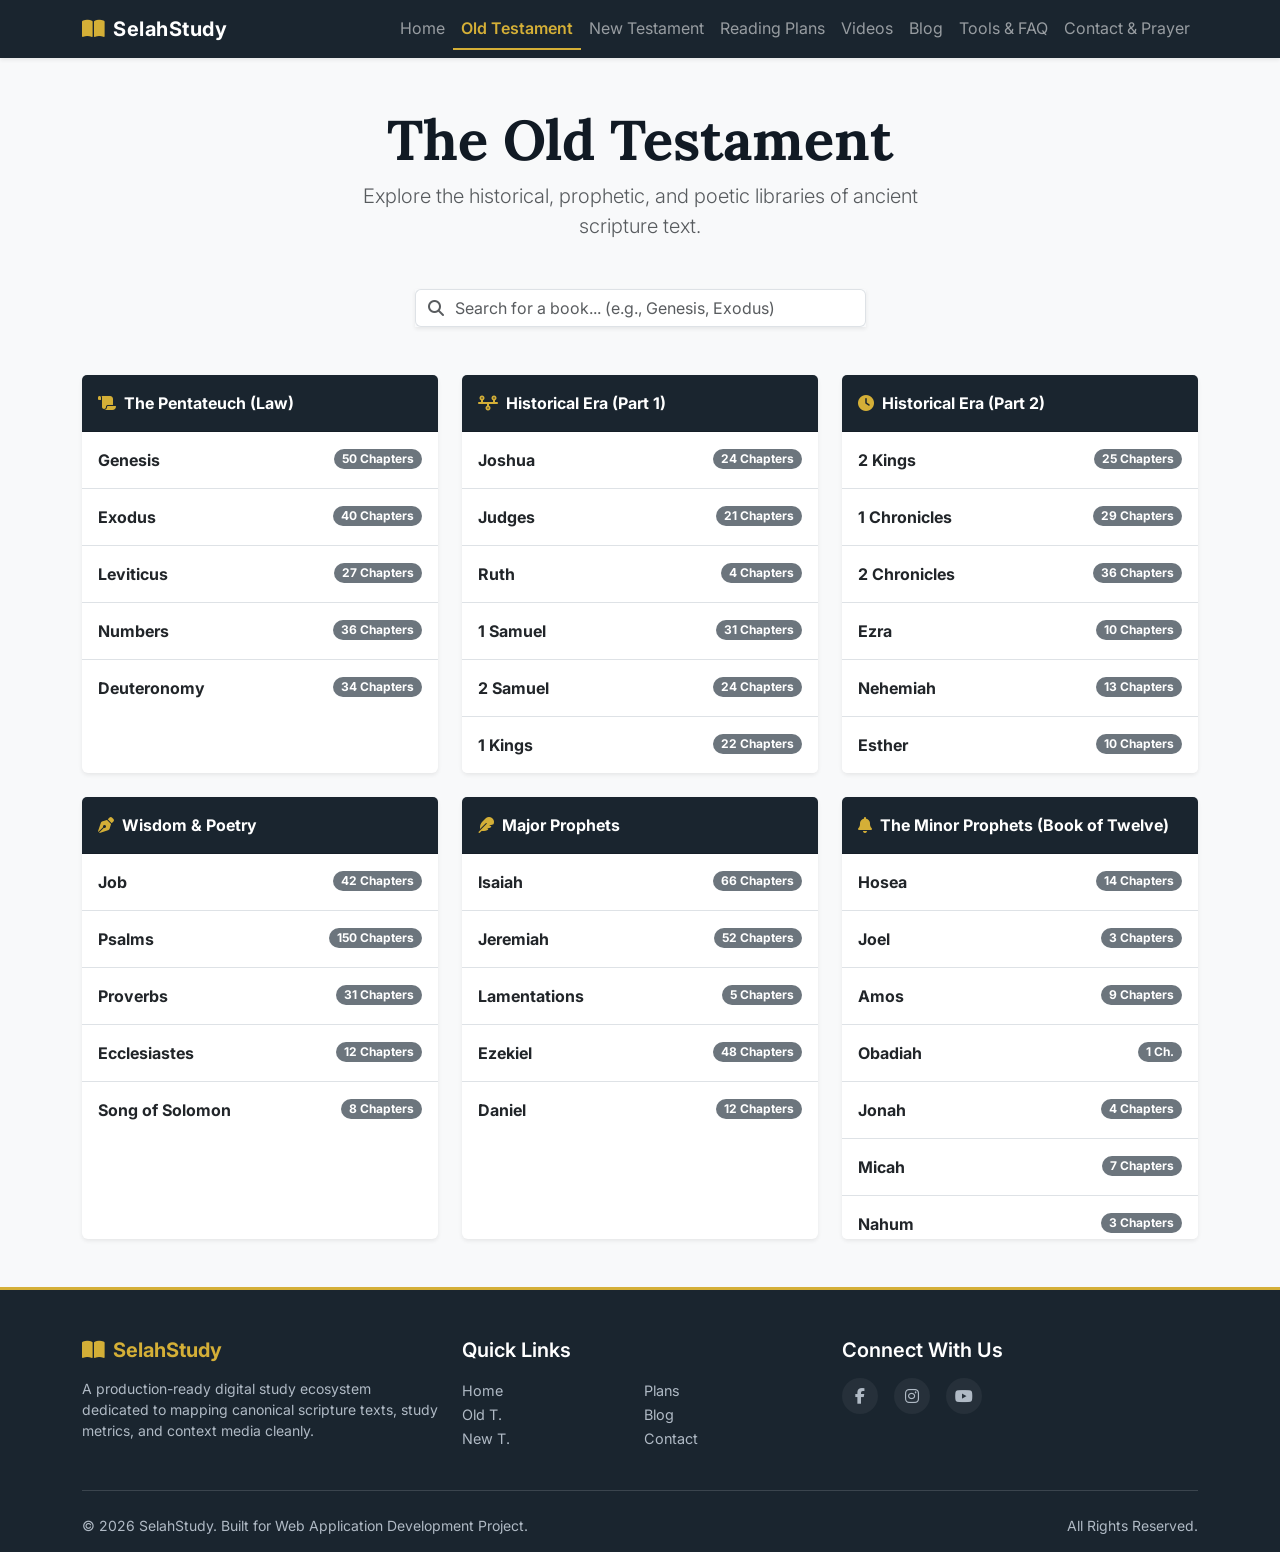
<file: pages/old.html>
<!DOCTYPE html>
<html lang="en">
<head>
    <meta charset="UTF-8">
    <meta name="viewport" content="width=device-width, initial-scale=1.0">
    <title>SelahStudy | Scripture Study Platform</title>
    <link href="https://cdn.jsdelivr.net/npm/bootstrap@5.3.3/dist/css/bootstrap.min.css" rel="stylesheet">
    <link rel="preconnect" href="https://fonts.googleapis.com">
    <link rel="preconnect" href="https://fonts.gstatic.com" crossorigin>
    <link href="https://fonts.googleapis.com/css2?family=Inter:wght@300;400;600&family=Lora:ital,wght@0,400;0,600;1,400&display=swap" rel="stylesheet">
    <link rel="stylesheet" href="https://cdnjs.cloudflare.com/ajax/libs/font-awesome/6.4.0/css/all.min.css">
    <link rel="stylesheet" href="/css/style.css">
</head>
<body>

    <header>
        <nav class="navbar navbar-expand-lg navbar-dark bg-navy sticky-top shadow-sm">
            <div class="container">
                <a class="navbar-brand d-flex align-items-center" href="index.html">
                    <i class="fa-solid fa-book-open text-gold me-2"></i>
                    <span class="fw-bold tracking-wide">SelahStudy</span>
                </a>
                <button class="navbar-toggler border-0" type="button" data-bs-toggle="collapse" data-bs-target="#mainNavbar" aria-controls="mainNavbar" aria-expanded="false" aria-label="Toggle navigation">
                    <span class="navbar-toggler-icon"></span>
                </button>
                <div class="collapse navbar-collapse" id="mainNavbar">
                    <ul class="navbar-nav ms-auto mb-2 mb-lg-0">
                        <li class="nav-item"><a class="nav-link" href="/pages/home.html">Home</a></li>
                        <li class="nav-item"><a class="nav-link active" href="/pages/old.html">Old Testament</a></li>
                        <li class="nav-item"><a class="nav-link" href="/pages/new.html">New Testament</a></li>
                        <li class="nav-item"><a class="nav-link" href="/pages/plans.html">Reading Plans</a></li>
                        <li class="nav-item"><a class="nav-link" href="/pages/video.html">Videos</a></li>
                        <li class="nav-item"><a class="nav-link" href="/pages/blog.html">Blog</a></li>
                        <li class="nav-item"><a class="nav-link" href="/pages/tools.html">Tools & FAQ</a></li>
                        <li class="nav-item"><a class="nav-link" href="/pages/contact.html">Contact & Prayer</a></li>
                    </ul>
                </div>
            </div>
        </nav>
    </header>

    <main class="py-5">
        <div class="container">
            <div class="text-center mb-5">
                <h1 class="display-4 fw-bold text-dark-navy">The Old Testament</h1>
                <p class="lead text-muted max-w-600 mx-auto">Explore the historical, prophetic, and poetic libraries of ancient scripture text.</p>
            </div>

            <div class="row justify-content-center mb-5">
                <div class="col-md-6 col-lg-5">
                    <div class="input-group shadow-sm">
                        <span class="input-group-text bg-white border-end-0 text-muted">
                            <i class="fa-solid fa-magnifying-glass"></i>
                        </span>
                        <input type="text" id="bookSearchInput" class="form-control border-start-0 ps-0" placeholder="Search for a book... (e.g., Genesis, Exodus)" aria-label="Search Old Testament books">
                    </div>
                </div>
            </div>
            
            <div class="row g-4">
                
                <div class="col-md-6 col-lg-4">
                    <div class="card shadow-sm border-0 h-100">
                        <div class="card-header bg-navy text-white fw-bold py-3">
                            <i class="fa-solid fa-scroll text-gold me-2"></i>The Pentateuch (Law)
                        </div>
                        <ul class="list-group list-group-flush">
                            <li class="list-group-item book-item p-0">
                                <button class="btn w-100 text-start d-flex justify-content-between align-items-center py-3 px-3 shadow-none border-0" type="button" data-bs-toggle="collapse" data-bs-target="#collapseGenesis" aria-expanded="false" aria-controls="collapseGenesis">
                                    <strong class="text-dark-navy">Genesis</strong>
                                    <span class="badge bg-secondary rounded-pill">50 Chapters</span>
                                </button>
                                <div class="collapse" id="collapseGenesis">
                                    <div class="px-3 pb-3 pt-1 text-muted small bg-light-footprint">
                                        The beginnings of creation, primeval humanity, covenant lineages, and patriarchal promises.
                                    </div>
                                </div>
                            </li>
                            <li class="list-group-item book-item p-0">
                                <button class="btn w-100 text-start d-flex justify-content-between align-items-center py-3 px-3 shadow-none border-0" type="button" data-bs-toggle="collapse" data-bs-target="#collapseExodus" aria-expanded="false" aria-controls="collapseExodus">
                                    <strong class="text-dark-navy">Exodus</strong>
                                    <span class="badge bg-secondary rounded-pill">40 Chapters</span>
                                </button>
                                <div class="collapse" id="collapseExodus">
                                    <div class="px-3 pb-3 pt-1 text-muted small bg-light-footprint">
                                        The miraculous deliverance from Egypt, Israel's desert tabernacle construction, and the moral Ten Commandments.
                                    </div>
                                </div>
                            </li>
                            <li class="list-group-item book-item p-0">
                                <button class="btn w-100 text-start d-flex justify-content-between align-items-center py-3 px-3 shadow-none border-0" type="button" data-bs-toggle="collapse" data-bs-target="#collapseLeviticus" aria-expanded="false" aria-controls="collapseLeviticus">
                                    <strong class="text-dark-navy">Leviticus</strong>
                                    <span class="badge bg-secondary rounded-pill">27 Chapters</span>
                                </button>
                                <div class="collapse" id="collapseLeviticus">
                                    <div class="px-3 pb-3 pt-1 text-muted small bg-light-footprint">
                                        Laws regarding ritual holiness, sacrificial ceremonies, feast days, and Aaronic priesthood codes.
                                    </div>
                                </div>
                            </li>
                            <li class="list-group-item book-item p-0">
                                <button class="btn w-100 text-start d-flex justify-content-between align-items-center py-3 px-3 shadow-none border-0" type="button" data-bs-toggle="collapse" data-bs-target="#collapseNumbers" aria-expanded="false" aria-controls="collapseNumbers">
                                    <strong class="text-dark-navy">Numbers</strong>
                                    <span class="badge bg-secondary rounded-pill">36 Chapters</span>
                                </button>
                                <div class="collapse" id="collapseNumbers">
                                    <div class="px-3 pb-3 pt-1 text-muted small bg-light-footprint">
                                        The wilderness military census, tribal camping formations, and forty years of generational wandering.
                                    </div>
                                </div>
                            </li>
                            <li class="list-group-item book-item p-0">
                                <button class="btn w-100 text-start d-flex justify-content-between align-items-center py-3 px-3 shadow-none border-0" type="button" data-bs-toggle="collapse" data-bs-target="#collapseDeuteronomy" aria-expanded="false" aria-controls="collapseDeuteronomy">
                                    <strong class="text-dark-navy">Deuteronomy</strong>
                                    <span class="badge bg-secondary rounded-pill">34 Chapters</span>
                                </button>
                                <div class="collapse" id="collapseDeuteronomy">
                                    <div class="px-3 pb-3 pt-1 text-muted small bg-light-footprint">
                                        Moses' final sermons reviewing covenant law for the new generation preparing to cross into Canaan.
                                    </div>
                                </div>
                            </li>
                        </ul>
                    </div>
                </div>

                <div class="col-md-6 col-lg-4">
                    <div class="card shadow-sm border-0 h-100">
                        <div class="card-header bg-navy text-white fw-bold py-3">
                            <i class="fa-solid fa-timeline text-gold me-2"></i>Historical Era (Part 1)
                        </div>
                        <ul class="list-group list-group-flush">
                            <li class="list-group-item book-item p-0">
                                <button class="btn w-100 text-start d-flex justify-content-between align-items-center py-3 px-3 shadow-none border-0" type="button" data-bs-toggle="collapse" data-bs-target="#collapseJoshua" aria-expanded="false" aria-controls="collapseJoshua">
                                    <strong class="text-dark-navy">Joshua</strong>
                                    <span class="badge bg-secondary rounded-pill">24 Chapters</span>
                                </button>
                                <div class="collapse" id="collapseJoshua">
                                    <div class="px-3 pb-3 pt-1 text-muted small bg-light-footprint">
                                        The military campaign across the Jordan, conquest of fortified cities, and tribal land allotments.
                                    </div>
                                </div>
                            </li>
                            <li class="list-group-item book-item p-0">
                                <button class="btn w-100 text-start d-flex justify-content-between align-items-center py-3 px-3 shadow-none border-0" type="button" data-bs-toggle="collapse" data-bs-target="#collapseJudges" aria-expanded="false" aria-controls="collapseJudges">
                                    <strong class="text-dark-navy">Judges</strong>
                                    <span class="badge bg-secondary rounded-pill">21 Chapters</span>
                                </button>
                                <div class="collapse" id="collapseJudges">
                                    <div class="px-3 pb-3 pt-1 text-muted small bg-light-footprint">
                                        A cyclical era of rebellion, foreign oppression, and deliverance by charismatic tribal leaders.
                                    </div>
                                </div>
                            </li>
                            <li class="list-group-item book-item p-0">
                                <button class="btn w-100 text-start d-flex justify-content-between align-items-center py-3 px-3 shadow-none border-0" type="button" data-bs-toggle="collapse" data-bs-target="#collapseRuth" aria-expanded="false" aria-controls="collapseRuth">
                                    <strong class="text-dark-navy">Ruth</strong>
                                    <span class="badge bg-secondary rounded-pill">4 Chapters</span>
                                </button>
                                <div class="collapse" id="collapseRuth">
                                    <div class="px-3 pb-3 pt-1 text-muted small bg-light-footprint">
                                        A story of loyalty, redemption in Bethlehem, and the establishment of David's royal lineage.
                                    </div>
                                </div>
                            </li>
                            <li class="list-group-item book-item p-0">
                                <button class="btn w-100 text-start d-flex justify-content-between align-items-center py-3 px-3 shadow-none border-0" type="button" data-bs-toggle="collapse" data-bs-target="#collapse1Samuel" aria-expanded="false" aria-controls="collapse1Samuel">
                                    <strong class="text-dark-navy">1 Samuel</strong>
                                    <span class="badge bg-secondary rounded-pill">31 Chapters</span>
                                </button>
                                <div class="collapse" id="collapse1Samuel">
                                    <div class="px-3 pb-3 pt-1 text-muted small bg-light-footprint">
                                        Transition from judges to a monarchy, the rise of King Saul, and David's early exile journey.
                                    </div>
                                </div>
                            </li>
                            <li class="list-group-item book-item p-0">
                                <button class="btn w-100 text-start d-flex justify-content-between align-items-center py-3 px-3 shadow-none border-0" type="button" data-bs-toggle="collapse" data-bs-target="#collapse2Samuel" aria-expanded="false" aria-controls="collapse2Samuel">
                                    <strong class="text-dark-navy">2 Samuel</strong>
                                    <span class="badge bg-secondary rounded-pill">24 Chapters</span>
                                </button>
                                <div class="collapse" id="collapse2Samuel">
                                    <div class="px-3 pb-3 pt-1 text-muted small bg-light-footprint">
                                        The unified golden reign of King David over Israel, the capture of Jerusalem, and domestic crises.
                                    </div>
                                </div>
                            </li>
                            <li class="list-group-item book-item p-0">
                                <button class="btn w-100 text-start d-flex justify-content-between align-items-center py-3 px-3 shadow-none border-0" type="button" data-bs-toggle="collapse" data-bs-target="#collapse1Kings" aria-expanded="false" aria-controls="collapse1Kings">
                                    <strong class="text-dark-navy">1 Kings</strong>
                                    <span class="badge bg-secondary rounded-pill">22 Chapters</span>
                                </button>
                                <div class="collapse" id="collapse1Kings">
                                    <div class="px-3 pb-3 pt-1 text-muted small bg-light-footprint">
                                        Solomon's temple construction, wisdom era, followed by the architectural fracture into separate North and South kingdoms.
                                    </div>
                                </div>
                            </li>
                        </ul>
                    </div>
                </div>

                <div class="col-md-6 col-lg-4">
                    <div class="card shadow-sm border-0 h-100">
                        <div class="card-header bg-navy text-white fw-bold py-3">
                            <i class="fa-solid fa-clock text-gold me-2"></i>Historical Era (Part 2)
                        </div>
                        <ul class="list-group list-group-flush">
                            <li class="list-group-item book-item p-0">
                                <button class="btn w-100 text-start d-flex justify-content-between align-items-center py-3 px-3 shadow-none border-0" type="button" data-bs-toggle="collapse" data-bs-target="#collapse2Kings" aria-expanded="false" aria-controls="collapse2Kings">
                                    <strong class="text-dark-navy">2 Kings</strong>
                                    <span class="badge bg-secondary rounded-pill">25 Chapters</span>
                                </button>
                                <div class="collapse" id="collapse2Kings">
                                    <div class="px-3 pb-3 pt-1 text-muted small bg-light-footprint">
                                        The systematic decline of divided dynasties culminating in Assyrian scattering and the Babylonian exile.
                                    </div>
                                </div>
                            </li>
                            <li class="list-group-item book-item p-0">
                                <button class="btn w-100 text-start d-flex justify-content-between align-items-center py-3 px-3 shadow-none border-0" type="button" data-bs-toggle="collapse" data-bs-target="#collapse1Chronicles" aria-expanded="false" aria-controls="collapse1Chronicles">
                                    <strong class="text-dark-navy">1 Chronicles</strong>
                                    <span class="badge bg-secondary rounded-pill">29 Chapters</span>
                                </button>
                                <div class="collapse" id="collapse1Chronicles">
                                    <div class="px-3 pb-3 pt-1 text-muted small bg-light-footprint">
                                        Genealogical roots from Adam followed by a specialized focus on King David's temple organization.
                                    </div>
                                </div>
                            </li>
                            <li class="list-group-item book-item p-0">
                                <button class="btn w-100 text-start d-flex justify-content-between align-items-center py-3 px-3 shadow-none border-0" type="button" data-bs-toggle="collapse" data-bs-target="#collapse2Chronicles" aria-expanded="false" aria-controls="collapse2Chronicles">
                                    <strong class="text-dark-navy">2 Chronicles</strong>
                                    <span class="badge bg-secondary rounded-pill">36 Chapters</span>
                                </button>
                                <div class="collapse" id="collapse2Chronicles">
                                    <div class="px-3 pb-3 pt-1 text-muted small bg-light-footprint">
                                        The evaluation of Judaean rulers with emphasis on historical spiritual reformations under faithful kings.
                                    </div>
                                </div>
                            </li>
                            <li class="list-group-item book-item p-0">
                                <button class="btn w-100 text-start d-flex justify-content-between align-items-center py-3 px-3 shadow-none border-0" type="button" data-bs-toggle="collapse" data-bs-target="#collapseEzra" aria-expanded="false" aria-controls="collapseEzra">
                                    <strong class="text-dark-navy">Ezra</strong>
                                    <span class="badge bg-secondary rounded-pill">10 Chapters</span>
                                </button>
                                <div class="collapse" id="collapseEzra">
                                    <div class="px-3 pb-3 pt-1 text-muted small bg-light-footprint">
                                        The post-exilic return under Persian decrees, altar reconstruction, and spiritual covenant cleansing.
                                    </div>
                                </div>
                            </li>
                            <li class="list-group-item book-item p-0">
                                <button class="btn w-100 text-start d-flex justify-content-between align-items-center py-3 px-3 shadow-none border-0" type="button" data-bs-toggle="collapse" data-bs-target="#collapseNehemiah" aria-expanded="false" aria-controls="collapseNehemiah">
                                    <strong class="text-dark-navy">Nehemiah</strong>
                                    <span class="badge bg-secondary rounded-pill">13 Chapters</span>
                                </button>
                                <div class="collapse" id="collapseNehemiah">
                                    <div class="px-3 pb-3 pt-1 text-muted small bg-light-footprint">
                                        The architectural reconstruction of Jerusalem's city walls under threat and governance reformations.
                                    </div>
                                </div>
                            </li>
                            <li class="list-group-item book-item p-0">
                                <button class="btn w-100 text-start d-flex justify-content-between align-items-center py-3 px-3 shadow-none border-0" type="button" data-bs-toggle="collapse" data-bs-target="#collapseEsther" aria-expanded="false" aria-controls="collapseEsther">
                                    <strong class="text-dark-navy">Esther</strong>
                                    <span class="badge bg-secondary rounded-pill">10 Chapters</span>
                                </button>
                                <div class="collapse" id="collapseEsther">
                                    <div class="px-3 pb-3 pt-1 text-muted small bg-light-footprint">
                                        Providential rescue of diaspora Jews within the Persian courts via an operating organic network of survival.
                                    </div>
                                </div>
                            </li>
                        </ul>
                    </div>
                </div>

                <div class="col-md-6 col-lg-4">
                    <div class="card shadow-sm border-0 h-100">
                        <div class="card-header bg-navy text-white fw-bold py-3">
                            <i class="fa-solid fa-pen-nib text-gold me-2"></i>Wisdom & Poetry
                        </div>
                        <ul class="list-group list-group-flush">
                            <li class="list-group-item book-item p-0">
                                <button class="btn w-100 text-start d-flex justify-content-between align-items-center py-3 px-3 shadow-none border-0" type="button" data-bs-toggle="collapse" data-bs-target="#collapseJob" aria-expanded="false" aria-controls="collapseJob">
                                    <strong class="text-dark-navy">Job</strong>
                                    <span class="badge bg-secondary rounded-pill">42 Chapters</span>
                                </button>
                                <div class="collapse" id="collapseJob">
                                    <div class="px-3 pb-3 pt-1 text-muted small bg-light-footprint">
                                        The analytical evaluation of human suffering, dialogue blocks, and absolute divine sovereignty.
                                    </div>
                                </div>
                            </li>
                            <li class="list-group-item book-item p-0">
                                <button class="btn w-100 text-start d-flex justify-content-between align-items-center py-3 px-3 shadow-none border-0" type="button" data-bs-toggle="collapse" data-bs-target="#collapsePsalms" aria-expanded="false" aria-controls="collapsePsalms">
                                    <strong class="text-dark-navy">Psalms</strong>
                                    <span class="badge bg-secondary rounded-pill">150 Chapters</span>
                                </button>
                                <div class="collapse" id="collapsePsalms">
                                    <div class="px-3 pb-3 pt-1 text-muted small bg-light-footprint">
                                        Lyrical prayer frameworks, liturgical anthems, deep laments, and Messianic tracking melodies.
                                    </div>
                                </div>
                            </li>
                            <li class="list-group-item book-item p-0">
                                <button class="btn w-100 text-start d-flex justify-content-between align-items-center py-3 px-3 shadow-none border-0" type="button" data-bs-toggle="collapse" data-bs-target="#collapseProverbs" aria-expanded="false" aria-controls="collapseProverbs">
                                    <strong class="text-dark-navy">Proverbs</strong>
                                    <span class="badge bg-secondary rounded-pill">31 Chapters</span>
                                </button>
                                <div class="collapse" id="collapseProverbs">
                                    <div class="px-3 pb-3 pt-1 text-muted small bg-light-footprint">
                                        Short, practical wise guidelines contrasting architectural wisdom frameworks with foolish paths.
                                    </div>
                                </div>
                            </li>
                            <li class="list-group-item book-item p-0">
                                <button class="btn w-100 text-start d-flex justify-content-between align-items-center py-3 px-3 shadow-none border-0" type="button" data-bs-toggle="collapse" data-bs-target="#collapseEcclesiastes" aria-expanded="false" aria-controls="collapseEcclesiastes">
                                    <strong class="text-dark-navy">Ecclesiastes</strong>
                                    <span class="badge bg-secondary rounded-pill">12 Chapters</span>
                                </button>
                                <div class="collapse" id="collapseEcclesiastes">
                                    <div class="px-3 pb-3 pt-1 text-muted small bg-light-footprint">
                                        Existential explorations of mortal investments under the sun concluding with basic cosmic accountability values.
                                    </div>
                                </div>
                            </li>
                            <li class="list-group-item book-item p-0">
                                <button class="btn w-100 text-start d-flex justify-content-between align-items-center py-3 px-3 shadow-none border-0" type="button" data-bs-toggle="collapse" data-bs-target="#collapseSong" aria-expanded="false" aria-controls="collapseSong">
                                    <strong class="text-dark-navy">Song of Solomon</strong>
                                    <span class="badge bg-secondary rounded-pill">8 Chapters</span>
                                </button>
                                <div class="collapse" id="collapseSong">
                                    <div class="px-3 pb-3 pt-1 text-muted small bg-light-footprint">
                                        An allegorical poetic celebration tracing relational intimacy and absolute covenant commitment.
                                    </div>
                                </div>
                            </li>
                        </ul>
                    </div>
                </div>

                <div class="col-md-6 col-lg-4">
                    <div class="card shadow-sm border-0 h-100">
                        <div class="card-header bg-navy text-white fw-bold py-3">
                            <i class="fa-solid fa-feather text-gold me-2"></i>Major Prophets
                        </div>
                        <ul class="list-group list-group-flush">
                            <li class="list-group-item book-item p-0">
                                <button class="btn w-100 text-start d-flex justify-content-between align-items-center py-3 px-3 shadow-none border-0" type="button" data-bs-toggle="collapse" data-bs-target="#collapseIsaiah" aria-expanded="false" aria-controls="collapseIsaiah">
                                    <strong class="text-dark-navy">Isaiah</strong>
                                    <span class="badge bg-secondary rounded-pill">66 Chapters</span>
                                </button>
                                <div class="collapse" id="collapseIsaiah">
                                    <div class="px-3 pb-3 pt-1 text-muted small bg-light-footprint">
                                        Warnings of approaching local judgment balances accompanied by advanced details of the future suffering servant.
                                    </div>
                                </div>
                            </li>
                            <li class="list-group-item book-item p-0">
                                <button class="btn w-100 text-start d-flex justify-content-between align-items-center py-3 px-3 shadow-none border-0" type="button" data-bs-toggle="collapse" data-bs-target="#collapseJeremiah" aria-expanded="false" aria-controls="collapseJeremiah">
                                    <strong class="text-dark-navy">Jeremiah</strong>
                                    <span class="badge bg-secondary rounded-pill">52 Chapters</span>
                                </button>
                                <div class="collapse" id="collapseJeremiah">
                                    <div class="px-3 pb-3 pt-1 text-muted small bg-light-footprint">
                                        Direct pre-exile tracking components logging architectural warnings to Jerusalem, exile lengths, and new covenant promises.
                                    </div>
                                </div>
                            </li>
                            <li class="list-group-item book-item p-0">
                                <button class="btn w-100 text-start d-flex justify-content-between align-items-center py-3 px-3 shadow-none border-0" type="button" data-bs-toggle="collapse" data-bs-target="#collapseLamentations" aria-expanded="false" aria-controls="collapseLamentations">
                                    <strong class="text-dark-navy">Lamentations</strong>
                                    <span class="badge bg-secondary rounded-pill">5 Chapters</span>
                                </button>
                                <div class="collapse" id="collapseLamentations">
                                    <div class="px-3 pb-3 pt-1 text-muted small bg-light-footprint">
                                        Acrostic poem structures mourning the catastrophic fall of Jerusalem while recording reliance on mercies.
                                    </div>
                                </div>
                            </li>
                            <li class="list-group-item book-item p-0">
                                <button class="btn w-100 text-start d-flex justify-content-between align-items-center py-3 px-3 shadow-none border-0" type="button" data-bs-toggle="collapse" data-bs-target="#collapseEzekiel" aria-expanded="false" aria-controls="collapseEzekiel">
                                    <strong class="text-dark-navy">Ezekiel</strong>
                                    <span class="badge bg-secondary rounded-pill">48 Chapters</span>
                                </button>
                                <div class="collapse" id="collapseEzekiel">
                                    <div class="px-3 pb-3 pt-1 text-muted small bg-light-footprint">
                                        Vivid symbolic visions delivered within Babylonian camps tracking the departure and restoration of divine glory.
                                    </div>
                                </div>
                            </li>
                            <li class="list-group-item book-item p-0">
                                <button class="btn w-100 text-start d-flex justify-content-between align-items-center py-3 px-3 shadow-none border-0" type="button" data-bs-toggle="collapse" data-bs-target="#collapseDaniel" aria-expanded="false" aria-controls="collapseDaniel">
                                    <strong class="text-dark-navy">Daniel</strong>
                                    <span class="badge bg-secondary rounded-pill">12 Chapters</span>
                                </button>
                                <div class="collapse" id="collapseDaniel">
                                    <div class="px-3 pb-3 pt-1 text-muted small bg-light-footprint">
                                        Court tales of exile loyalty in Babylon coupled with apocalyptic dream horizons mapping global kingdoms.
                                    </div>
                                </div>
                            </li>
                        </ul>
                    </div>
                </div>

                <div class="col-md-6 col-lg-4">
                    <div class="card shadow-sm border-0 h-100">
                        <div class="card-header bg-navy text-white fw-bold py-3">
                            <i class="fa-solid fa-bell text-gold me-2"></i>The Minor Prophets (Book of Twelve)
                        </div>
                        <ul class="list-group list-group-flush" style="max-height: 385px; overflow-y: auto;">
                            <li class="list-group-item book-item p-0">
                                <button class="btn w-100 text-start d-flex justify-content-between align-items-center py-3 px-3 shadow-none border-0" type="button" data-bs-toggle="collapse" data-bs-target="#collapseHosea" aria-expanded="false" aria-controls="collapseHosea">
                                    <strong class="text-dark-navy">Hosea</strong>
                                    <span class="badge bg-secondary rounded-pill">14 Chapters</span>
                                </button>
                                <div class="collapse" id="collapseHosea">
                                    <div class="px-3 pb-3 pt-1 text-muted small bg-light-footprint">
                                        A prophetic marriage metaphor representing unfaithfulness mirrored against relentless redemption.
                                    </div>
                                </div>
                            </li>
                            <li class="list-group-item book-item p-0">
                                <button class="btn w-100 text-start d-flex justify-content-between align-items-center py-3 px-3 shadow-none border-0" type="button" data-bs-toggle="collapse" data-bs-target="#collapseJoel" aria-expanded="false" aria-controls="collapseJoel">
                                    <strong class="text-dark-navy">Joel</strong>
                                    <span class="badge bg-secondary rounded-pill">3 Chapters</span>
                                </button>
                                <div class="collapse" id="collapseJoel">
                                    <div class="px-3 pb-3 pt-1 text-muted small bg-light-footprint">
                                        Locust plagues used as natural layout indicators warnings forecasting the approaching day of the Lord.
                                    </div>
                                </div>
                            </li>
                            <li class="list-group-item book-item p-0">
                                <button class="btn w-100 text-start d-flex justify-content-between align-items-center py-3 px-3 shadow-none border-0" type="button" data-bs-toggle="collapse" data-bs-target="#collapseAmos" aria-expanded="false" aria-controls="collapseAmos">
                                    <strong class="text-dark-navy">Amos</strong>
                                    <span class="badge bg-secondary rounded-pill">9 Chapters</span>
                                </button>
                                <div class="collapse" id="collapseAmos">
                                    <div class="px-3 pb-3 pt-1 text-muted small bg-light-footprint">
                                        Direct critiques against socio-economic exploitation demanding that systemic justice roll down like waters.
                                    </div>
                                </div>
                            </li>
                            <li class="list-group-item book-item p-0">
                                <button class="btn w-100 text-start d-flex justify-content-between align-items-center py-3 px-3 shadow-none border-0" type="button" data-bs-toggle="collapse" data-bs-target="#collapseObadiah" aria-expanded="false" aria-controls="collapseObadiah">
                                    <strong class="text-dark-navy">Obadiah</strong>
                                    <span class="badge bg-secondary rounded-pill">1 Ch.</span>
                                </button>
                                <div class="collapse" id="collapseObadiah">
                                    <div class="px-3 pb-3 pt-1 text-muted small bg-light-footprint">
                                        A specific short diagnostic judgment balancing script focus pointing to Edom's exploitation of Jerusalem's crash.
                                    </div>
                                </div>
                            </li>
                            <li class="list-group-item book-item p-0">
                                <button class="btn w-100 text-start d-flex justify-content-between align-items-center py-3 px-3 shadow-none border-0" type="button" data-bs-toggle="collapse" data-bs-target="#collapseJonah" aria-expanded="false" aria-controls="collapseJonah">
                                    <strong class="text-dark-navy">Jonah</strong>
                                    <span class="badge bg-secondary rounded-pill">4 Chapters</span>
                                </button>
                                <div class="collapse" id="collapseJonah">
                                    <div class="px-3 pb-3 pt-1 text-muted small bg-light-footprint">
                                        A reluctant prophet running from assignment, exploring mercy dimensions applied to cross-border adversaries.
                                    </div>
                                </div>
                            </li>
                            <li class="list-group-item book-item p-0">
                                <button class="btn w-100 text-start d-flex justify-content-between align-items-center py-3 px-3 shadow-none border-0" type="button" data-bs-toggle="collapse" data-bs-target="#collapseMicah" aria-expanded="false" aria-controls="collapseMicah">
                                    <strong class="text-dark-navy">Micah</strong>
                                    <span class="badge bg-secondary rounded-pill">7 Chapters</span>
                                </button>
                                <div class="collapse" id="collapseMicah">
                                    <div class="px-3 pb-3 pt-1 text-muted small bg-light-footprint">
                                        Condemnation of corrupt governance alongside clear blueprints tracking Bethlehem as Messiah's birth location.
                                    </div>
                                </div>
                            </li>
                            <li class="list-group-item book-item p-0">
                                <button class="btn w-100 text-start d-flex justify-content-between align-items-center py-3 px-3 shadow-none border-0" type="button" data-bs-toggle="collapse" data-bs-target="#collapseNahum" aria-expanded="false" aria-controls="collapseNahum">
                                    <strong class="text-dark-navy">Nahum</strong>
                                    <span class="badge bg-secondary rounded-pill">3 Chapters</span>
                                </button>
                                <div class="collapse" id="collapseNahum">
                                    <div class="px-3 pb-3 pt-1 text-muted small bg-light-footprint">
                                        A highly specific poetic focus tracking the structural fall of Nineveh and the collapse of oppressive networks.
                                    </div>
                                </div>
                            </li>
                            <li class="list-group-item book-item p-0">
                                <button class="btn w-100 text-start d-flex justify-content-between align-items-center py-3 px-3 shadow-none border-0" type="button" data-bs-toggle="collapse" data-bs-target="#collapseHabakkuk" aria-expanded="false" aria-controls="collapseHabakkuk">
                                    <strong class="text-dark-navy">Habakkuk</strong>
                                    <span class="badge bg-secondary rounded-pill">3 Chapters</span>
                                </button>
                                <div class="collapse" id="collapseHabakkuk">
                                    <div class="px-3 pb-3 pt-1 text-muted small bg-light-footprint">
                                        Honest, raw dialogue wrestling with why injustice persists, concluding in a song of radical reliance.
                                    </div>
                                </div>
                            </li>
                            <li class="list-group-item book-item p-0">
                                <button class="btn w-100 text-start d-flex justify-content-between align-items-center py-3 px-3 shadow-none border-0" type="button" data-bs-toggle="collapse" data-bs-target="#collapseZephaniah" aria-expanded="false" aria-controls="collapseZephaniah">
                                    <strong class="text-dark-navy">Zephaniah</strong>
                                    <span class="badge bg-secondary rounded-pill">3 Chapters</span>
                                </button>
                                <div class="collapse" id="collapseZephaniah">
                                    <div class="px-3 pb-3 pt-1 text-muted small bg-light-footprint">
                                        The global scope of purification judgment paving the path for remnant healing transformations.
                                    </div>
                                </div>
                            </li>
                            <li class="list-group-item book-item p-0">
                                <button class="btn w-100 text-start d-flex justify-content-between align-items-center py-3 px-3 shadow-none border-0" type="button" data-bs-toggle="collapse" data-bs-target="#collapseHaggai" aria-expanded="false" aria-controls="collapseHaggai">
                                    <strong class="text-dark-navy">Haggai</strong>
                                    <span class="badge bg-secondary rounded-pill">2 Chapters</span>
                                </button>
                                <div class="collapse" id="collapseHaggai">
                                    <div class="px-3 pb-3 pt-1 text-muted small bg-light-footprint">
                                        Post-exilic challenges urging returning builders to prioritize restoring the temple framework over personal estates.
                                    </div>
                                </div>
                            </li>
                            <li class="list-group-item book-item p-0">
                                <button class="btn w-100 text-start d-flex justify-content-between align-items-center py-3 px-3 shadow-none border-0" type="button" data-bs-toggle="collapse" data-bs-target="#collapseZechariah" aria-expanded="false" aria-controls="collapseZechariah">
                                    <strong class="text-dark-navy">Zechariah</strong>
                                    <span class="badge bg-secondary rounded-pill">14 Chapters</span>
                                </button>
                                <div class="collapse" id="collapseZechariah">
                                    <div class="px-3 pb-3 pt-1 text-muted small bg-light-footprint">
                                        Complex symbolic night visions tracking temple rebuilding coupled with detailed accounts of a humble, arriving King.
                                    </div>
                                </div>
                            </li>
                            <li class="list-group-item book-item p-0">
                                <button class="btn w-100 text-start d-flex justify-content-between align-items-center py-3 px-3 shadow-none border-0" type="button" data-bs-toggle="collapse" data-bs-target="#collapseMalachi" aria-expanded="false" aria-controls="collapseMalachi">
                                    <strong class="text-dark-navy">Malachi</strong>
                                    <span class="badge bg-secondary rounded-pill">4 Chapters</span>
                                </button>
                                <div class="collapse" id="collapseMalachi">
                                    <div class="px-3 pb-3 pt-1 text-muted small bg-light-footprint">
                                        A sequence of dialectic disputes correcting structural apathy and anticipating a refining, preparatory messenger.
                                    </div>
                                </div>
                            </li>
                        </ul>
                    </div>
                </div>

            </div>
        </div>
    </main>

    <footer class="bg-navy text-light pt-5 pb-3 mt-auto border-top border-gold">
        <div class="container">
            <div class="row g-4">
                <div class="col-md-4">
                    <h5 class="fw-bold text-gold mb-3"><i class="fa-solid fa-book-open me-2"></i>SelahStudy</h5>
                    <p class="small text-light-muted">A production-ready digital study ecosystem dedicated to mapping canonical scripture texts, study metrics, and context media cleanly.</p>
                </div>
                <div class="col-md-4">
                    <h5 class="text-white fw-semibold mb-3">Quick Links</h5>
                    <ul class="list-unstyled footer-links row g-2">
                        <div class="col-6">
                            <li><a href="/pages/home.html">Home</a></li>
                            <li><a href="/pages/old.html">Old T.</a></li>
                            <li><a href="/pages/new.html">New T.</a></li>
                        </div>
                        <div class="col-6">
                            <li><a href="/pages/plans.html">Plans</a></li>
                            <li><a href="/pages/blog.html">Blog</a></li>
                            <li><a href="/pages/contact.html">Contact</a></li>
                        </div>
                    </ul>
                </div>
                <div class="col-md-4">
                    <h5 class="text-white fw-semibold mb-3">Connect With Us</h5>
                    <div class="d-flex gap-3 mb-3">
                        <a href="#" class="social-icon" aria-label="Facebook"><i class="fa-brands fa-facebook-f"></i></a>
                        <a href="#" class="social-icon" aria-label="Instagram"><i class="fa-brands fa-instagram"></i></a>
                        <a href="#" class="social-icon" aria-label="YouTube"><i class="fa-brands fa-youtube"></i></a>
                    </div>
                </div>
            </div>
            <hr class="border-light opacity-15 my-4">
            <div class="row small text-light-muted text-center text-md-start">
                <div class="col-md-6">&copy; 2026 SelahStudy. Built for Web Application Development Project.</div>
                <div class="col-md-6 text-md-end pt-2 pt-md-0">All Rights Reserved.</div>
            </div>
        </div>
    </footer>

    <script src="https://cdn.jsdelivr.net/npm/bootstrap@5.3.3/dist/js/bootstrap.bundle.min.js"></script>
    <script src="/JS/main.js"></script>
</body>
</html>
</file>
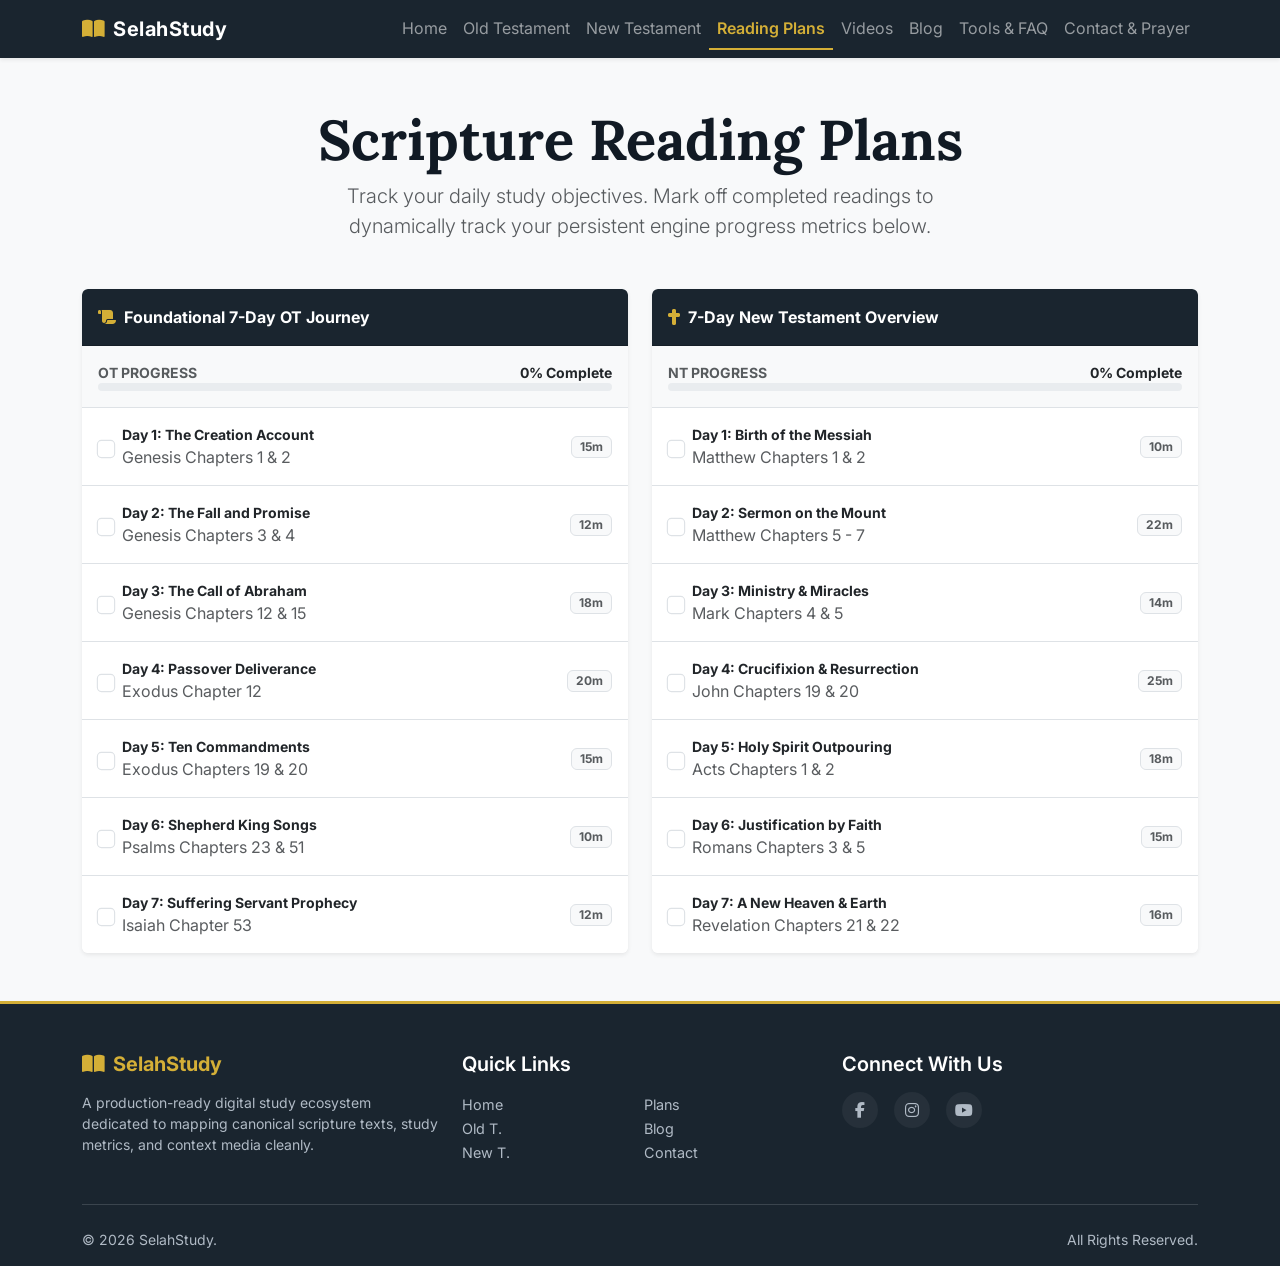
<file: pages/plans.html>
<!DOCTYPE html>
<html lang="en">
<head>
    <meta charset="UTF-8">
    <meta name="viewport" content="width=device-width, initial-scale=1.0">
    <title>SelahStudy | Scripture Study Platform</title>
    <link href="https://cdn.jsdelivr.net/npm/bootstrap@5.3.3/dist/css/bootstrap.min.css" rel="stylesheet">
    <link rel="preconnect" href="https://fonts.googleapis.com">
    <link rel="preconnect" href="https://fonts.gstatic.com" crossorigin>
    <link href="https://fonts.googleapis.com/css2?family=Inter:wght@300;400;600&family=Lora:ital,wght@0,400;0,600;1,400&display=swap" rel="stylesheet">
    <link rel="stylesheet" href="https://cdnjs.cloudflare.com/ajax/libs/font-awesome/6.4.0/css/all.min.css">
    <link rel="stylesheet" href="/css/style.css">
    <title>Document</title>
</head>
<body>
    <header>
        <nav class="navbar navbar-expand-lg navbar-dark bg-navy sticky-top shadow-sm">
            <div class="container">
                <a class="navbar-brand d-flex align-items-center" href="/pages/home.html">
                    <i class="fa-solid fa-book-open text-gold me-2"></i>
                    <span class="fw-bold tracking-wide">SelahStudy</span>
                </a>
                <button class="navbar-toggler border-0" type="button" data-bs-toggle="collapse" data-bs-target="#mainNavbar" aria-controls="mainNavbar" aria-expanded="false" aria-label="Toggle navigation">
                    <span class="navbar-toggler-icon"></span>
                </button>
                <div class="collapse navbar-collapse" id="mainNavbar">
                    <ul class="navbar-nav ms-auto mb-2 mb-lg-0">
                        <li class="nav-item"><a class="nav-link" href="/pages/home.html">Home</a></li>
                        <li class="nav-item"><a class="nav-link" href="/pages/old.html">Old Testament</a></li>
                        <li class="nav-item"><a class="nav-link" href="/pages/new.html">New Testament</a></li>
                        <li class="nav-item"><a class="nav-link active" href="/pages/plans.html">Reading Plans</a></li>
                        <li class="nav-item"><a class="nav-link" href="/pages/video.html">Videos</a></li>
                        <li class="nav-item"><a class="nav-link" href="/pages/blog.html">Blog</a></li>
                        <li class="nav-item"><a class="nav-link" href="/pages/tools.html">Tools & FAQ</a></li>
                        <li class="nav-item"><a class="nav-link" href="/pages/contact.html">Contact & Prayer</a></li>
                    </ul>
                </div>
            </div>
        </nav>
    </header>
    <main class="py-5">
        <div class="container">
            <div class="text-center mb-5">
                <h1 class="display-4 fw-bold text-dark-navy">Scripture Reading Plans</h1>
                <p class="lead text-muted max-w-600 mx-auto">Track your daily study objectives. Mark off completed readings to dynamically track your persistent engine progress metrics below.</p>
            </div>

            <div class="row justify-content-center g-4">
                
                <div class="col-md-6">
                    <div class="card border-0 shadow-sm overflow-hidden h-100">
                        <div class="card-header bg-navy text-white fw-bold py-3">
                            <i class="fa-solid fa-scroll text-gold me-2"></i>Foundational 7-Day OT Journey
                        </div>
                        
                        <div class="card-body bg-light border-bottom p-3">
                            <div class="d-flex justify-content-between align-items-center mb-1.5">
                                <span class="small fw-bold text-uppercase text-muted tracking-wider">OT Progress</span>
                                <span id="otProgressPercentText" class="fw-bold text-navy small">0% Complete</span>
                            </div>
                            <div class="progress" style="height: 8px;">
                                <div id="otProgressBar" class="progress-bar bg-warning" role="progressbar" style="width: 0%;" aria-valuenow="0" aria-valuemin="0" aria-valuemax="100"></div>
                            </div>
                        </div>

                        <div class="list-group list-group-flush" id="readingPlanGroupOT">
                            <label class="list-group-item d-flex align-items-center justify-content-between py-3 px-3 style-pointer">
                                <div class="d-flex align-items-center">
                                    <input class="form-check-input me-2 reading-checkbox" type="checkbox" value="ot_day1" style="transform: scale(1.15);">
                                    <div>
                                        <strong class="text-dark-navy small d-block">Day 1: The Creation Account</strong>
                                        <span class="text-muted extra-small">Genesis Chapters 1 & 2</span>
                                    </div>
                                </div>
                                <span class="badge bg-light text-muted border small">15m</span>
                            </label>
                            <label class="list-group-item d-flex align-items-center justify-content-between py-3 px-3 style-pointer">
                                <div class="d-flex align-items-center">
                                    <input class="form-check-input me-2 reading-checkbox" type="checkbox" value="ot_day2" style="transform: scale(1.15);">
                                    <div>
                                        <strong class="text-dark-navy small d-block">Day 2: The Fall and Promise</strong>
                                        <span class="text-muted extra-small">Genesis Chapters 3 & 4</span>
                                    </div>
                                </div>
                                <span class="badge bg-light text-muted border small">12m</span>
                            </label>
                            <label class="list-group-item d-flex align-items-center justify-content-between py-3 px-3 style-pointer">
                                <div class="d-flex align-items-center">
                                    <input class="form-check-input me-2 reading-checkbox" type="checkbox" value="ot_day3" style="transform: scale(1.15);">
                                    <div>
                                        <strong class="text-dark-navy small d-block">Day 3: The Call of Abraham</strong>
                                        <span class="text-muted extra-small">Genesis Chapters 12 & 15</span>
                                    </div>
                                </div>
                                <span class="badge bg-light text-muted border small">18m</span>
                            </label>
                            <label class="list-group-item d-flex align-items-center justify-content-between py-3 px-3 style-pointer">
                                <div class="d-flex align-items-center">
                                    <input class="form-check-input me-2 reading-checkbox" type="checkbox" value="ot_day4" style="transform: scale(1.15);">
                                    <div>
                                        <strong class="text-dark-navy small d-block">Day 4: Passover Deliverance</strong>
                                        <span class="text-muted extra-small">Exodus Chapter 12</span>
                                    </div>
                                </div>
                                <span class="badge bg-light text-muted border small">20m</span>
                            </label>
                            <label class="list-group-item d-flex align-items-center justify-content-between py-3 px-3 style-pointer">
                                <div class="d-flex align-items-center">
                                    <input class="form-check-input me-2 reading-checkbox" type="checkbox" value="ot_day5" style="transform: scale(1.15);">
                                    <div>
                                        <strong class="text-dark-navy small d-block">Day 5: Ten Commandments</strong>
                                        <span class="text-muted extra-small">Exodus Chapters 19 & 20</span>
                                    </div>
                                </div>
                                <span class="badge bg-light text-muted border small">15m</span>
                            </label>
                            <label class="list-group-item d-flex align-items-center justify-content-between py-3 px-3 style-pointer">
                                <div class="d-flex align-items-center">
                                    <input class="form-check-input me-2 reading-checkbox" type="checkbox" value="ot_day6" style="transform: scale(1.15);">
                                    <div>
                                        <strong class="text-dark-navy small d-block">Day 6: Shepherd King Songs</strong>
                                        <span class="text-muted extra-small">Psalms Chapters 23 & 51</span>
                                    </div>
                                </div>
                                <span class="badge bg-light text-muted border small">10m</span>
                            </label>
                            <label class="list-group-item d-flex align-items-center justify-content-between py-3 px-3 style-pointer">
                                <div class="d-flex align-items-center">
                                    <input class="form-check-input me-2 reading-checkbox" type="checkbox" value="ot_day7" style="transform: scale(1.15);">
                                    <div>
                                        <strong class="text-dark-navy small d-block">Day 7: Suffering Servant Prophecy</strong>
                                        <span class="text-muted extra-small">Isaiah Chapter 53</span>
                                    </div>
                                </div>
                                <span class="badge bg-light text-muted border small">12m</span>
                            </label>
                        </div>
                    </div>
                </div>

                <div class="col-md-6">
                    <div class="card border-0 shadow-sm overflow-hidden h-100">
                        <div class="card-header bg-navy text-white fw-bold py-3">
                            <i class="fa-solid fa-cross text-gold me-2"></i>7-Day New Testament Overview
                        </div>
                        
                        <div class="card-body bg-light border-bottom p-3">
                            <div class="d-flex justify-content-between align-items-center mb-1.5">
                                <span class="small fw-bold text-uppercase text-muted tracking-wider">NT Progress</span>
                                <span id="ntProgressPercentText" class="fw-bold text-navy small">0% Complete</span>
                            </div>
                            <div class="progress" style="height: 8px;">
                                <div id="ntProgressBar" class="progress-bar bg-warning" role="progressbar" style="width: 0%;" aria-valuenow="0" aria-valuemin="0" aria-valuemax="100"></div>
                            </div>
                        </div>

                        <div class="list-group list-group-flush" id="readingPlanGroupNT">
                            <label class="list-group-item d-flex align-items-center justify-content-between py-3 px-3 style-pointer">
                                <div class="d-flex align-items-center">
                                    <input class="form-check-input me-2 reading-checkbox" type="checkbox" value="nt_day1" style="transform: scale(1.15);">
                                    <div>
                                        <strong class="text-dark-navy small d-block">Day 1: Birth of the Messiah</strong>
                                        <span class="text-muted extra-small">Matthew Chapters 1 & 2</span>
                                    </div>
                                </div>
                                <span class="badge bg-light text-muted border small">10m</span>
                            </label>
                            <label class="list-group-item d-flex align-items-center justify-content-between py-3 px-3 style-pointer">
                                <div class="d-flex align-items-center">
                                    <input class="form-check-input me-2 reading-checkbox" type="checkbox" value="nt_day2" style="transform: scale(1.15);">
                                    <div>
                                        <strong class="text-dark-navy small d-block">Day 2: Sermon on the Mount</strong>
                                        <span class="text-muted extra-small">Matthew Chapters 5 - 7</span>
                                    </div>
                                </div>
                                <span class="badge bg-light text-muted border small">22m</span>
                            </label>
                            <label class="list-group-item d-flex align-items-center justify-content-between py-3 px-3 style-pointer">
                                <div class="d-flex align-items-center">
                                    <input class="form-check-input me-2 reading-checkbox" type="checkbox" value="nt_day3" style="transform: scale(1.15);">
                                    <div>
                                        <strong class="text-dark-navy small d-block">Day 3: Ministry & Miracles</strong>
                                        <span class="text-muted extra-small">Mark Chapters 4 & 5</span>
                                    </div>
                                </div>
                                <span class="badge bg-light text-muted border small">14m</span>
                            </label>
                            <label class="list-group-item d-flex align-items-center justify-content-between py-3 px-3 style-pointer">
                                <div class="d-flex align-items-center">
                                    <input class="form-check-input me-2 reading-checkbox" type="checkbox" value="nt_day4" style="transform: scale(1.15);">
                                    <div>
                                        <strong class="text-dark-navy small d-block">Day 4: Crucifixion & Resurrection</strong>
                                        <span class="text-muted extra-small">John Chapters 19 & 20</span>
                                    </div>
                                </div>
                                <span class="badge bg-light text-muted border small">25m</span>
                            </label>
                            <label class="list-group-item d-flex align-items-center justify-content-between py-3 px-3 style-pointer">
                                <div class="d-flex align-items-center">
                                    <input class="form-check-input me-2 reading-checkbox" type="checkbox" value="nt_day5" style="transform: scale(1.15);">
                                    <div>
                                        <strong class="text-dark-navy small d-block">Day 5: Holy Spirit Outpouring</strong>
                                        <span class="text-muted extra-small">Acts Chapters 1 & 2</span>
                                    </div>
                                </div>
                                <span class="badge bg-light text-muted border small">18m</span>
                            </label>
                            <label class="list-group-item d-flex align-items-center justify-content-between py-3 px-3 style-pointer">
                                <div class="d-flex align-items-center">
                                    <input class="form-check-input me-2 reading-checkbox" type="checkbox" value="nt_day6" style="transform: scale(1.15);">
                                    <div>
                                        <strong class="text-dark-navy small d-block">Day 6: Justification by Faith</strong>
                                        <span class="text-muted extra-small">Romans Chapters 3 & 5</span>
                                    </div>
                                </div>
                                <span class="badge bg-light text-muted border small">15m</span>
                            </label>
                            <label class="list-group-item d-flex align-items-center justify-content-between py-3 px-3 style-pointer">
                                <div class="d-flex align-items-center">
                                    <input class="form-check-input me-2 reading-checkbox" type="checkbox" value="nt_day7" style="transform: scale(1.15);">
                                    <div>
                                        <strong class="text-dark-navy small d-block">Day 7: A New Heaven & Earth</strong>
                                        <span class="text-muted extra-small">Revelation Chapters 21 & 22</span>
                                    </div>
                                </div>
                                <span class="badge bg-light text-muted border small">16m</span>
                            </label>
                        </div>
                    </div>
                </div>

            </div>
        </div>
    </main>
    

<footer class="bg-navy text-light pt-5 pb-3 mt-auto border-top border-gold">
        <div class="container">
            <div class="row g-4">
                <div class="col-md-4">
                    <h5 class="fw-bold text-gold mb-3"><i class="fa-solid fa-book-open me-2"></i>SelahStudy</h5>
                    <p class="small text-light-muted">A production-ready digital study ecosystem dedicated to mapping canonical scripture texts, study metrics, and context media cleanly.</p>
                </div>
                <div class="col-md-4">
                    <h5 class="text-white fw-semibold mb-3">Quick Links</h5>
                    <ul class="list-unstyled footer-links row g-2">
                        <div class="col-6">
                            <li><a href="/pages/home.html">Home</a></li>
                            <li><a href="/pages/old.html">Old T.</a></li>
                            <li><a href="/pages/new.html">New T.</a></li>
                        </div>
                        <div class="col-6">
                            <li><a href="/pages/plans.html">Plans</a></li>
                            <li><a href="/pages/blog.html">Blog</a></li>
                            <li><a href="/pages/contact.html">Contact</a></li>
                        </div>
                    </ul>
                </div>
                <div class="col-md-4">
                    <h5 class="text-white fw-semibold mb-3">Connect With Us</h5>
                    <div class="d-flex gap-3 mb-3">
                        <a href="#" class="social-icon" aria-label="Facebook"><i class="fa-brands fa-facebook-f"></i></a>
                        <a href="#" class="social-icon" aria-label="Instagram"><i class="fa-brands fa-instagram"></i></a>
                        <a href="#" class="social-icon" aria-label="YouTube"><i class="fa-brands fa-youtube"></i></a>
                    </div>
                </div>
            </div>
            <hr class="border-light opacity-15 my-4">
            <div class="row small text-light-muted text-center text-md-start">
                <div class="col-md-6">&copy; 2026 SelahStudy.</div>
                <div class="col-md-6 text-md-end pt-2 pt-md-0">All Rights Reserved.</div>
            </div>
        </div>
    </footer>
    <script src="https://cdn.jsdelivr.net/npm/bootstrap@5.3.3/dist/js/bootstrap.bundle.min.js"></script>
    <script src="/JS/main.js"></script>
  </body>
</html>
</file>
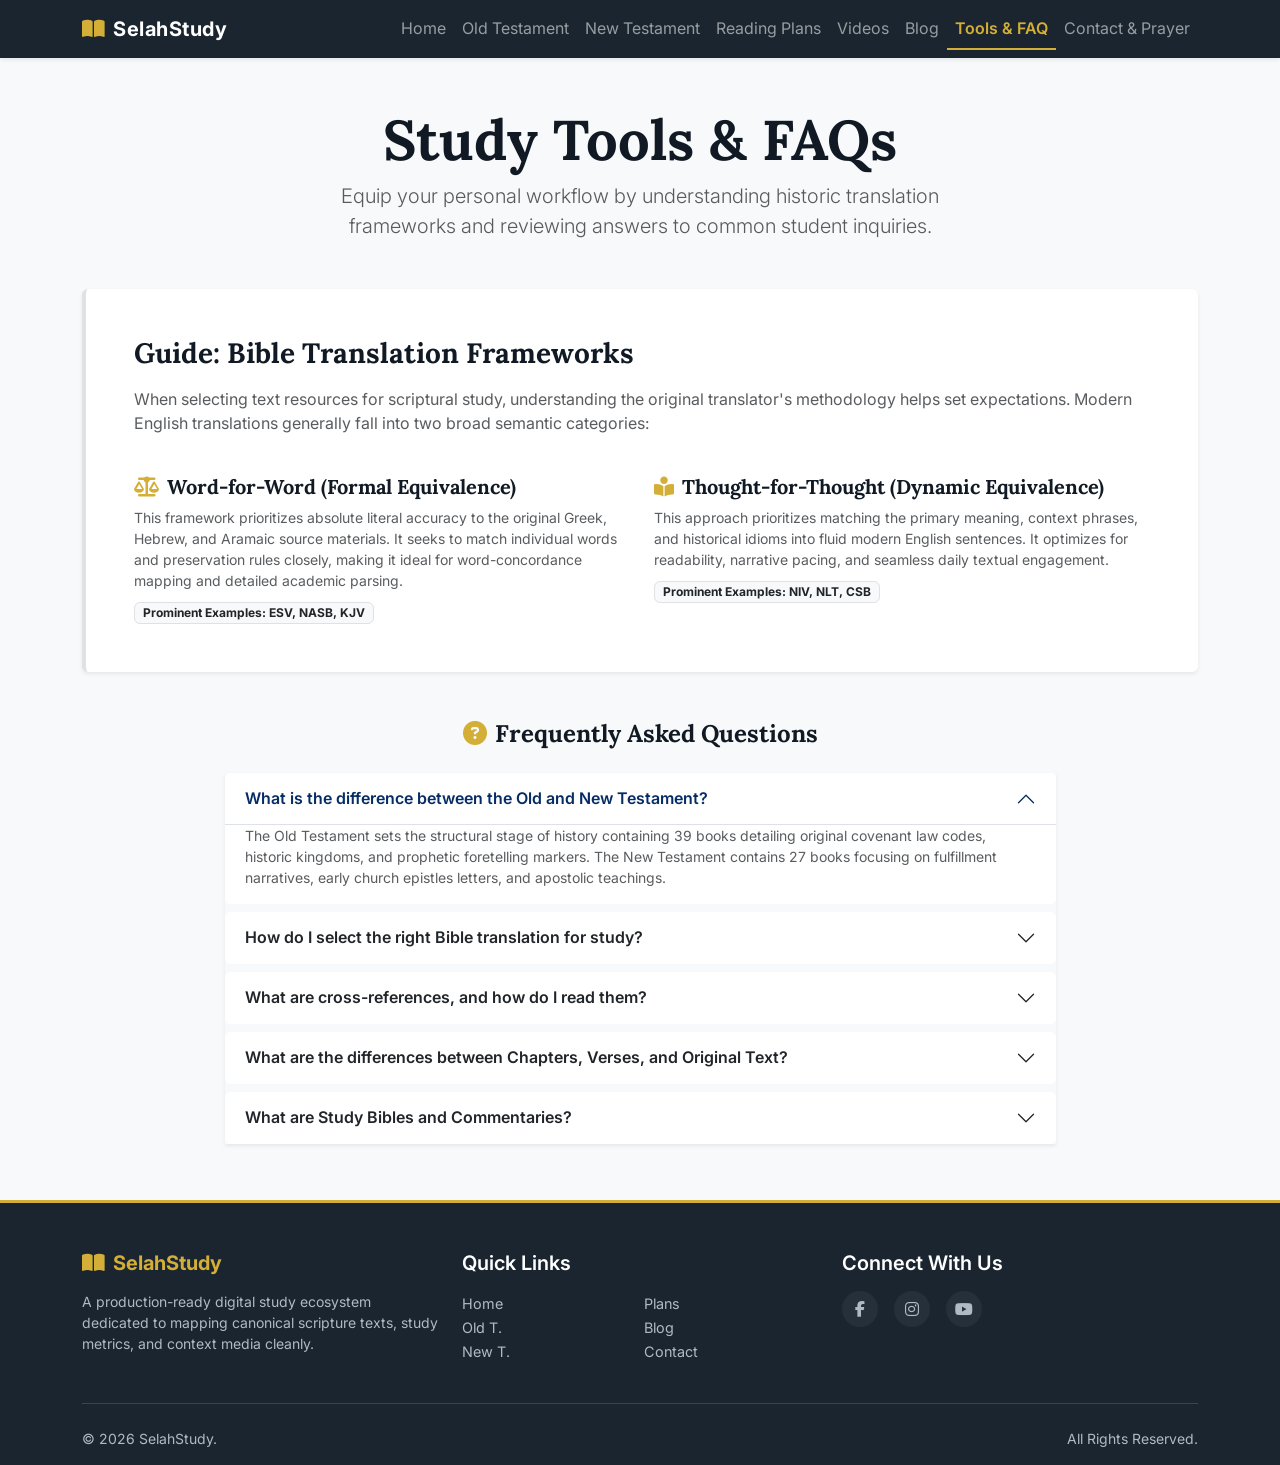
<file: pages/tools.html>
<!DOCTYPE html>
<html lang="en">
<head>
    <meta charset="UTF-8">
    <meta name="viewport" content="width=device-width, initial-scale=1.0">
    <title>SelahStudy | Scripture Study Platform</title>
    <link href="https://cdn.jsdelivr.net/npm/bootstrap@5.3.3/dist/css/bootstrap.min.css" rel="stylesheet">
    <link rel="preconnect" href="https://fonts.googleapis.com">
    <link rel="preconnect" href="https://fonts.gstatic.com" crossorigin>
    <link href="https://fonts.googleapis.com/css2?family=Inter:wght@300;400;600&family=Lora:ital,wght@0,400;0,600;1,400&display=swap" rel="stylesheet">
    <link rel="stylesheet" href="https://cdnjs.cloudflare.com/ajax/libs/font-awesome/6.4.0/css/all.min.css">
    <link rel="stylesheet" href="/css/style.css">
    <title>Document</title>
</head>
<body>
    <header>
        <nav class="navbar navbar-expand-lg navbar-dark bg-navy sticky-top shadow-sm">
            <div class="container">
                <a class="navbar-brand d-flex align-items-center" href="/pages/home.html">
                    <i class="fa-solid fa-book-open text-gold me-2"></i>
                    <span class="fw-bold tracking-wide">SelahStudy</span>
                </a>
                <button class="navbar-toggler border-0" type="button" data-bs-toggle="collapse" data-bs-target="#mainNavbar" aria-controls="mainNavbar" aria-expanded="false" aria-label="Toggle navigation">
                    <span class="navbar-toggler-icon"></span>
                </button>
                <div class="collapse navbar-collapse" id="mainNavbar">
                    <ul class="navbar-nav ms-auto mb-2 mb-lg-0">
                        <li class="nav-item"><a class="nav-link" href="/pages/home.html">Home</a></li>
                        <li class="nav-item"><a class="nav-link" href="/pages/old.html">Old Testament</a></li>
                        <li class="nav-item"><a class="nav-link" href="/pages/new.html">New Testament</a></li>
                        <li class="nav-item"><a class="nav-link" href="/pages/plans.html">Reading Plans</a></li>
                        <li class="nav-item"><a class="nav-link" href="/pages/video.html">Videos</a></li>
                        <li class="nav-item"><a class="nav-link" href="/pages/blog.html">Blog</a></li>
                        <li class="nav-item"><a class="nav-link active" href="/pages/tools.html">Tools & FAQ</a></li>
                        <li class="nav-item"><a class="nav-link" href="/pages/contact.html">Contact & Prayer</a></li>
                    </ul>
                </div>
            </div>
        </nav>
    </header>
    <main class="py-5">
        <div class="container">
            <div class="text-center mb-5">
                <h1 class="display-4 fw-bold text-dark-navy">Study Tools & FAQs</h1>
                <p class="lead text-muted max-w-600 mx-auto">Equip your personal workflow by understanding historic translation frameworks and reviewing answers to common student inquiries.</p>
            </div>

            <section class="mb-5">
                <div class="p-4 p-md-5 mb-4 rounded bg-white shadow-sm border-start border-gold border-4">
                    <div class="col-12">
                        <h2 class="h3 fw-bold text-dark-navy mb-3">Guide: Bible Translation Frameworks</h2>
                        <p class="text-muted leading-relaxed">
                            When selecting text resources for scriptural study, understanding the original translator's methodology helps set expectations. Modern English translations generally fall into two broad semantic categories:
                        </p>
                        
                        <div class="row g-4 mt-2">
                            <div class="col-md-6">
                                <h3 class="h5 fw-bold text-navy"><i class="fa-solid fa-scale-balanced me-2 text-gold"></i>Word-for-Word (Formal Equivalence)</h3>
                                <p class="small text-muted mb-2">
                                    This framework prioritizes absolute literal accuracy to the original Greek, Hebrew, and Aramaic source materials. It seeks to match individual words and preservation rules closely, making it ideal for word-concordance mapping and detailed academic parsing.
                                </p>
                                <span class="badge bg-light text-dark border px-2 py-1.5 small">Prominent Examples: ESV, NASB, KJV</span>
                            </div>
                            <div class="col-md-6">
                                <h3 class="h5 fw-bold text-navy"><i class="fa-solid fa-book-open-reader me-2 text-gold"></i>Thought-for-Thought (Dynamic Equivalence)</h3>
                                <p class="small text-muted mb-2">
                                    This approach prioritizes matching the primary meaning, context phrases, and historical idioms into fluid modern English sentences. It optimizes for readability, narrative pacing, and seamless daily textual engagement.
                                </p>
                                <span class="badge bg-light text-dark border px-2 py-1.5 small">Prominent Examples: NIV, NLT, CSB</span>
                            </div>
                        </div>
                    </div>
                </div>
            </section>

            <section class="row justify-content-center">
                <div class="col-lg-9">
                    <h3 class="h4 fw-bold text-dark-navy mb-4 text-center"><i class="fa-solid fa-circle-question text-gold me-2"></i>Frequently Asked Questions</h3>
                    
                    <div class="accordion shadow-sm" id="faqStudyAccordion">
                        <div class="accordion-item border-0 mb-2 rounded overflow-hidden">
                            <h4 class="accordion-header" id="headingOne">
                                <button class="accordion-button fw-semibold text-dark-navy bg-white" type="button" data-bs-toggle="collapse" data-bs-target="#collapseOne" aria-expanded="true" aria-controls="collapseOne">
                                    What is the difference between the Old and New Testament?
                                </button>
                            </h4>
                            <div id="collapseOne" class="accordion-collapse collapse show" aria-labelledby="headingOne" data-bs-parent="#faqStudyAccordion">
                                <div class="accordion-body text-muted small bg-white pt-0">
                                    The Old Testament sets the structural stage of history containing 39 books detailing original covenant law codes, historic kingdoms, and prophetic foretelling markers. The New Testament contains 27 books focusing on fulfillment narratives, early church epistles letters, and apostolic teachings.
                                </div>
                            </div>
                        </div>

                        <div class="accordion-item border-0 mb-2 rounded overflow-hidden">
                            <h4 class="accordion-header" id="headingTwo">
                                <button class="accordion-button collapsed fw-semibold text-dark-navy bg-white" type="button" data-bs-toggle="collapse" data-bs-target="#collapseTwo" aria-expanded="false" aria-controls="collapseTwo">
                                    How do I select the right Bible translation for study?
                                </button>
                            </h4>
                            <div id="collapseTwo" class="accordion-collapse collapse" aria-labelledby="headingTwo" data-bs-parent="#faqStudyAccordion">
                                <div class="accordion-body text-muted small bg-white pt-0">
                                    For analytical cross-examination or semantic checking, we recommend Formal text streams (like ESV). For standard reading progress runs and fluid narrative engagement, dynamic models (like the NIV) function excellently.
                                </div>
                            </div>
                        </div>
                        <div class="accordion-item border-0 mb-2 rounded overflow-hidden">
                            <h4 class="accordion-header" id="headingThree">
                                <button class="accordion-button collapsed fw-semibold text-dark-navy bg-white" type="button" data-bs-toggle="collapse" data-bs-target="#collapseThree" aria-expanded="false" aria-controls="collapseThree">
                                    What are cross-references, and how do I read them?
                                </button>
                            </h4>
                            <div id="collapseThree" class="accordion-collapse collapse" aria-labelledby="headingThree" data-bs-parent="#faqStudyAccordion">
                                <div class="accordion-body text-muted small bg-white pt-0">
                                    Cross-references are small notations linking matching themes, phrases, or historical events between different books of the Bible. They allow you to easily find where a New Testament verse explicitly quotes or fulfills an Old Testament prophecy.
                                </div>
                            </div>
                        </div>

                        <div class="accordion-item border-0 mb-2 rounded overflow-hidden">
                            <h4 class="accordion-header" id="headingFour">
                                <button class="accordion-button collapsed fw-semibold text-dark-navy bg-white" type="button" data-bs-toggle="collapse" data-bs-target="#collapseFour" aria-expanded="false" aria-controls="collapseFour">
                                    What are the differences between Chapters, Verses, and Original Text?
                                </button>
                            </h4>
                            <div id="collapseFour" class="accordion-collapse collapse" aria-labelledby="headingFour" data-bs-parent="#faqStudyAccordion">
                                <div class="accordion-body text-muted small bg-white pt-0">
                                    The original ancient manuscripts did not contain chapter numbers or numbered verses; they were written as continuous scrolls. These numbering systems were added centuries later (chapters in the 13th century, verses in the 16th century) purely as utility landmarks to help students navigate and locate specific passages quickly.
                                </div>
                            </div>
                        </div>

                        <div class="accordion-item border-0 mb-2 rounded overflow-hidden">
                            <h4 class="accordion-header" id="headingFive">
                                <button class="accordion-button collapsed fw-semibold text-dark-navy bg-white" type="button" data-bs-toggle="collapse" data-bs-target="#collapseFive" aria-expanded="false" aria-controls="collapseFive">
                                    What are Study Bibles and Commentaries?
                                </button>
                            </h4>
                            <div id="collapseFive" class="accordion-collapse collapse" aria-labelledby="headingFive" data-bs-parent="#faqStudyAccordion">
                                <div class="accordion-body text-muted small bg-white pt-0">
                                    Study Bibles contain marginal notes, historical background summaries, and archaeological context outlines right alongside the scripture text. Commentaries are separate, extensive books written by theologians to analyze and explain the theological meaning and cultural settings of the text.
                                </div>
                            </div>
                        </div>
                    </div>
                    
                </div>
            </section>
        </div>
    </main>
    

<footer class="bg-navy text-light pt-5 pb-3 mt-auto border-top border-gold">
        <div class="container">
            <div class="row g-4">
                <div class="col-md-4">
                    <h5 class="fw-bold text-gold mb-3"><i class="fa-solid fa-book-open me-2"></i>SelahStudy</h5>
                    <p class="small text-light-muted">A production-ready digital study ecosystem dedicated to mapping canonical scripture texts, study metrics, and context media cleanly.</p>
                </div>
                <div class="col-md-4">
                    <h5 class="text-white fw-semibold mb-3">Quick Links</h5>
                    <ul class="list-unstyled footer-links row g-2">
                        <div class="col-6">
                            <li><a href="/pages/home.html">Home</a></li>
                            <li><a href="/pages/old.html">Old T.</a></li>
                            <li><a href="/pages/new.html">New T.</a></li>
                        </div>
                        <div class="col-6">
                            <li><a href="/pages/plans.html">Plans</a></li>
                            <li><a href="/pages/blog.html">Blog</a></li>
                            <li><a href="/pages/contact.html">Contact</a></li>
                        </div>
                    </ul>
                </div>
                <div class="col-md-4">
                    <h5 class="text-white fw-semibold mb-3">Connect With Us</h5>
                    <div class="d-flex gap-3 mb-3">
                        <a href="#" class="social-icon" aria-label="Facebook"><i class="fa-brands fa-facebook-f"></i></a>
                        <a href="#" class="social-icon" aria-label="Instagram"><i class="fa-brands fa-instagram"></i></a>
                        <a href="#" class="social-icon" aria-label="YouTube"><i class="fa-brands fa-youtube"></i></a>
                    </div>
                </div>
            </div>
            <hr class="border-light opacity-15 my-4">
            <div class="row small text-light-muted text-center text-md-start">
                <div class="col-md-6">&copy; 2026 SelahStudy.</div>
                <div class="col-md-6 text-md-end pt-2 pt-md-0">All Rights Reserved.</div>
            </div>
        </div>
    </footer>
    <script src="https://cdn.jsdelivr.net/npm/bootstrap@5.3.3/dist/js/bootstrap.bundle.min.js"></script>
    <script src="/JS/main.js"></script>
  </body>
</html>
</file>
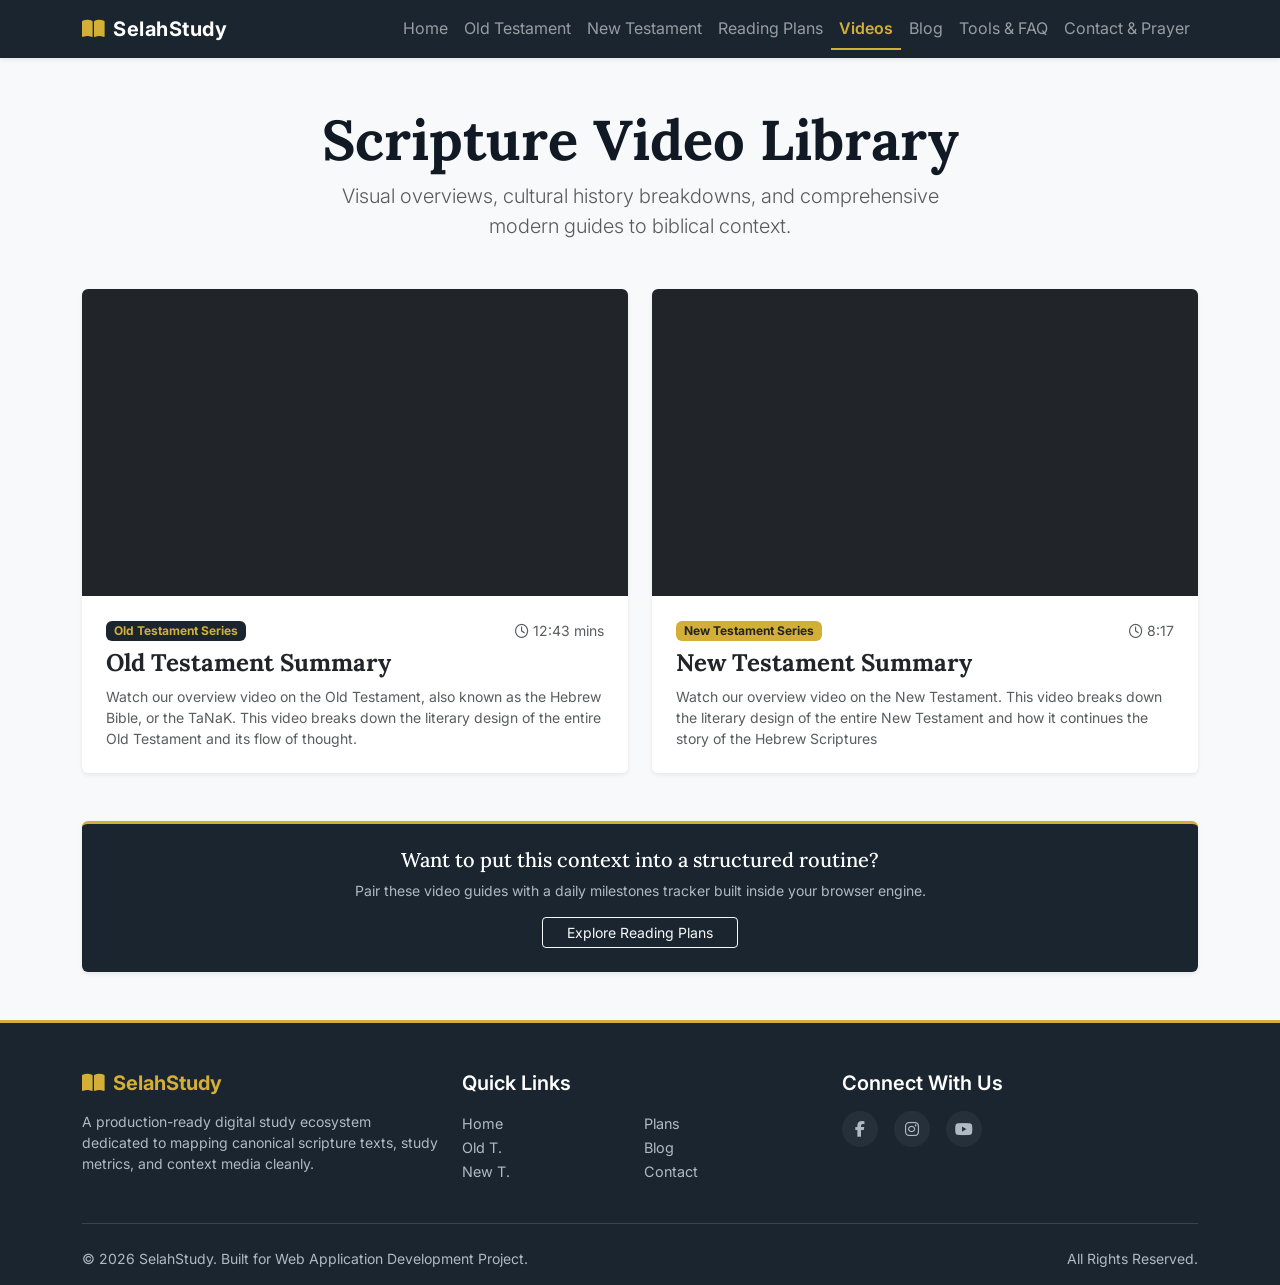
<file: pages/video.html>
<!DOCTYPE html>
<html lang="en">
<head>
    <meta charset="UTF-8">
    <meta name="viewport" content="width=device-width, initial-scale=1.0">
    <title>SelahStudy | Scripture Study Platform</title>
    <link href="https://cdn.jsdelivr.net/npm/bootstrap@5.3.3/dist/css/bootstrap.min.css" rel="stylesheet">
    <link rel="preconnect" href="https://fonts.googleapis.com">
    <link rel="preconnect" href="https://fonts.gstatic.com" crossorigin>
    <link href="https://fonts.googleapis.com/css2?family=Inter:wght@300;400;600&family=Lora:ital,wght@0,400;0,600;1,400&display=swap" rel="stylesheet">
    <link rel="stylesheet" href="https://cdnjs.cloudflare.com/ajax/libs/font-awesome/6.4.0/css/all.min.css">
    <link rel="stylesheet" href="/css/style.css">
    <title>Document</title>
</head>
<body>
    <header>
        <nav class="navbar navbar-expand-lg navbar-dark bg-navy sticky-top shadow-sm">
            <div class="container">
                <a class="navbar-brand d-flex align-items-center" href="index.html">
                    <i class="fa-solid fa-book-open text-gold me-2"></i>
                    <span class="fw-bold tracking-wide">SelahStudy</span>
                </a>
                <button class="navbar-toggler border-0" type="button" data-bs-toggle="collapse" data-bs-target="#mainNavbar" aria-controls="mainNavbar" aria-expanded="false" aria-label="Toggle navigation">
                    <span class="navbar-toggler-icon"></span>
                </button>
                <div class="collapse navbar-collapse" id="mainNavbar">
                    <ul class="navbar-nav ms-auto mb-2 mb-lg-0">
                        <li class="nav-item"><a class="nav-link" href="index.html">Home</a></li>
                        <li class="nav-item"><a class="nav-link" href="/pages/old.html">Old Testament</a></li>
                        <li class="nav-item"><a class="nav-link" href="/pages/new.html">New Testament</a></li>
                        <li class="nav-item"><a class="nav-link" href="/pages/plans.html">Reading Plans</a></li>
                        <li class="nav-item"><a class="nav-link active" href="/pages/video.html">Videos</a></li>
                        <li class="nav-item"><a class="nav-link" href="blog.html">Blog</a></li>
                        <li class="nav-item"><a class="nav-link" href="/pages/tools.html">Tools & FAQ</a></li>
                        <li class="nav-item"><a class="nav-link" href="/pages/contact.html">Contact & Prayer</a></li>
                    </ul>
                </div>
            </div>
        </nav>
    </header>
    <main class="py-5">
        <div class="container">
            <div class="text-center mb-5">
                <h1 class="display-4 fw-bold">Scripture Video Library</h1>
                <p class="lead text-muted max-w-600 mx-auto">Visual overviews, cultural history breakdowns, and comprehensive modern guides to biblical context.</p>
            </div>

            <div class="row g-4">
                <div class="col-lg-6">
                    <div class="card border-0 shadow-sm overflow-hidden h-100">
                        <div class="ratio ratio-16x9 bg-dark">
                            <iframe src="https://www.youtube.com/embed/ALsluAKBZ-c" title="OLD TESTAMENT SUMMARY" allowfullscreen></iframe> 
                        </div>
                        <div class="card-body p-4">
                            <div class="d-flex justify-content-between align-items-center mb-2">
                                <span class="badge bg-navy text-gold">Old Testament Series</span>
                                <small class="text-muted"><i class="fa-regular fa-clock me-1"></i>12:43 mins</small>
                            </div>
                            <h2 class="h4 fw-bold mb-2">Old Testament Summary</h2>
                            <p class="text-muted small mb-0">
                                Watch our overview video on the Old Testament, also known as the Hebrew Bible, or the TaNaK. This video breaks 
                                down the literary design of the entire Old Testament and its flow of thought.
                            </p>
                        </div>
                    </div>
                </div>

                <div class="col-lg-6">
                    <div class="card border-0 shadow-sm overflow-hidden h-100">
                        <div class="ratio ratio-16x9 bg-dark">
                            <iframe src="https://www.youtube.com/embed/Q0BrP8bqj0c" title="NEW TESTAMENT SUMMARY" allowfullscreen></iframe>
                        </div>
                        <div class="card-body p-4">
                            <div class="d-flex justify-content-between align-items-center mb-2">
                                <span class="badge bg-warning text-dark" style="background-color: var(--gold) !important;">New Testament Series</span>
                                <small class="text-muted"><i class="fa-regular fa-clock me-1"></i>8:17</small>
                            </div>
                            <h2 class="h4 fw-bold mb-2">New Testament Summary</h2>
                            <p class="text-muted small mb-0">
                                Watch our overview video on the New Testament. This video breaks down the literary design of the entire New Testament 
                                and how it continues the story of the Hebrew Scriptures
                            </p>
                        </div>
                    </div>
                </div>
            </div>
            
            <div class="bg-navy text-white text-center rounded shadow-sm p-4 mt-5 border-top border-gold">
                <h3 class="h5 mb-2">Want to put this context into a structured routine?</h3>
                <p class="text-light-muted small mb-3">Pair these video guides with a daily milestones tracker built inside your browser engine.</p>
                <a href="/pages/plans.html" class="btn btn-sm btn-outline-light px-4">Explore Reading Plans</a>
            </div>
        </div>
    </main>
    

<footer class="bg-navy text-light pt-5 pb-3 mt-auto border-top border-gold">
        <div class="container">
            <div class="row g-4">
                <div class="col-md-4">
                    <h5 class="fw-bold text-gold mb-3"><i class="fa-solid fa-book-open me-2"></i>SelahStudy</h5>
                    <p class="small text-light-muted">A production-ready digital study ecosystem dedicated to mapping canonical scripture texts, study metrics, and context media cleanly.</p>
                </div>
                <div class="col-md-4">
                    <h5 class="text-white fw-semibold mb-3">Quick Links</h5>
                    <ul class="list-unstyled footer-links row g-2">
                        <div class="col-6">
                            <li><a href="/pages/home.html">Home</a></li>
                            <li><a href="/pages/old.html">Old T.</a></li>
                            <li><a href="/pages/new.html">New T.</a></li>
                        </div>
                        <div class="col-6">
                            <li><a href="/pages/plans.html">Plans</a></li>
                            <li><a href="/pages/blog.html">Blog</a></li>
                            <li><a href="/pages/contact.html">Contact</a></li>
                        </div>
                    </ul>
                </div>
                <div class="col-md-4">
                    <h5 class="text-white fw-semibold mb-3">Connect With Us</h5>
                    <div class="d-flex gap-3 mb-3">
                        <a href="#" class="social-icon" aria-label="Facebook"><i class="fa-brands fa-facebook-f"></i></a>
                        <a href="#" class="social-icon" aria-label="Instagram"><i class="fa-brands fa-instagram"></i></a>
                        <a href="#" class="social-icon" aria-label="YouTube"><i class="fa-brands fa-youtube"></i></a>
                    </div>
                </div>
            </div>
            <hr class="border-light opacity-15 my-4">
            <div class="row small text-light-muted text-center text-md-start">
                <div class="col-md-6">&copy; 2026 SelahStudy. Built for Web Application Development Project.</div>
                <div class="col-md-6 text-md-end pt-2 pt-md-0">All Rights Reserved.</div>
            </div>
        </div>
    </footer>
    <script src="https://cdn.jsdelivr.net/npm/bootstrap@5.3.3/dist/js/bootstrap.bundle.min.js"></script>
    <script src="/JS/main.js"></script>
  </body>
</html>
</file>
<file: css/style.css>
:root {
    --bg-navy: #1a252f;
    --dark-navy: #111a24;
    --gold: #d4af37;
    --gold-hover: #bda030;
    --alabaster: #f8f9fa;
    --text-muted: #8a96a3;
}

body {
    font-family: 'Inter', sans-serif;
    background-color: var(--alabaster);
    color: var(--dark-navy);
    display: flex;
    flex-direction: column;
    min-height: 100vh;
}

/* Typography Rules for Scriptural Elements */
h1, h2, h3, .serif-font {
    font-family: 'Lora', serif;
}

/* Custom Navigation Color Tokens */
.bg-navy {
    background-color: var(--bg-navy) !important;
}

.text-gold {
    color: var(--gold) !important;
}

.border-gold {
    border-top-color: var(--gold) !important;
    border-top-width: 3px !important;
}

.navbar-dark .navbar-nav .nav-link.active {
    color: var(--gold) !important;       
    font-weight: 600;                     
    border-bottom: 2px solid var(--gold); 
}

/* Layout Utilities */
.tracking-wide {
    letter-spacing: 0.5px;
}

.max-w-600 {
    max-width: 600px;
}

.text-light-muted {
    color: #b0bac5;
}

.opacity-15 {
    opacity: 0.15;
}

/* Footer Link Transitions */
.footer-links a {
    color: #b0bac5;
    text-decoration: none;
    transition: color 0.2s ease-in-out;
    font-size: 0.9rem;
}

.footer-links a:hover {
    color: var(--gold);
}

.social-icon {
    width: 36px;
    height: 36px;
    background-color: rgba(255, 255, 255, 0.05);
    color: #b0bac5;
    display: inline-flex;
    align-items: center;
    justify-content: center;
    border-radius: 50%;
    text-decoration: none;
    transition: all 0.2s ease-in-out;
}

.social-icon:hover {
    background-color: var(--gold);
    color: var(--bg-navy);
    transform: translateY(-2px);
}

/* Hero Banner Layout */
.hero-banner {
    background: linear-gradient(135deg, var(--dark-navy) 0%, var(--bg-navy) 100%);
    position: relative;
    overflow: hidden;
}


/* accent background glow */
.hero-banner::before {
    content: '';
    position: absolute;
    top: -50%;
    right: -20%;
    width: 600px;
    height: 600px;
    background: radial-gradient(circle, rgba(212, 175, 55, 0.08) 0%, transparent 70%);
    border-radius: 50%;
    pointer-events: none;
}

/* Custom Typography Details */
.font-serif-italic {
    font-family: 'Lora', serif;
    font-style: italic;
}

/* Elegant Verse Display Card */
.verse-card {
    background: #ffffff;
    border-left: 4px solid var(--gold);
    border-radius: 4px 12px 12px 4px;
    transition: transform 0.3s ease, box-shadow 0.3s ease;
}

.verse-card:hover {
    transform: translateY(-3px);
    box-shadow: 0 10px 20px rgba(0, 0, 0, 0.05) !important;
}

.badge-gold-outline {
    color: var(--gold);
    border: 1px solid var(--gold);
    font-size: 0.75rem;
    letter-spacing: 1px;
    text-transform: uppercase;
    font-weight: 600;
}
</file>
